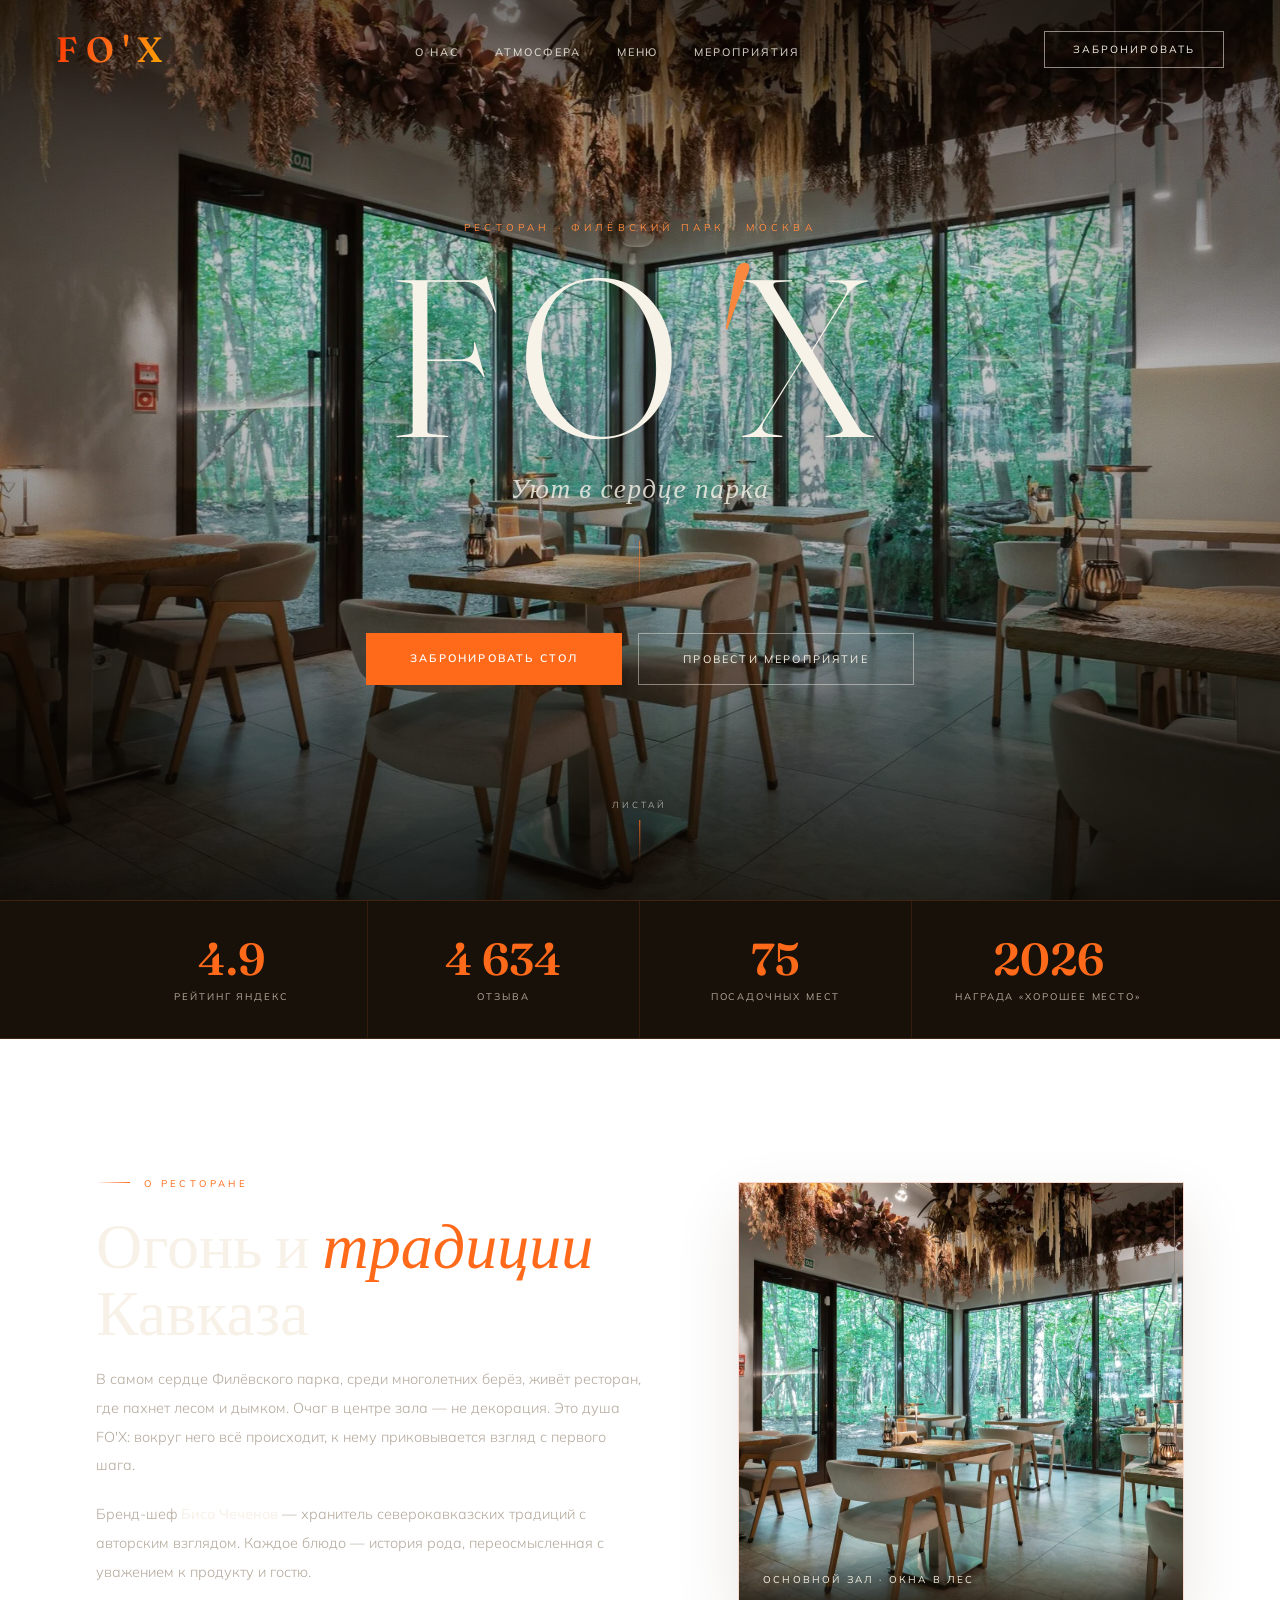
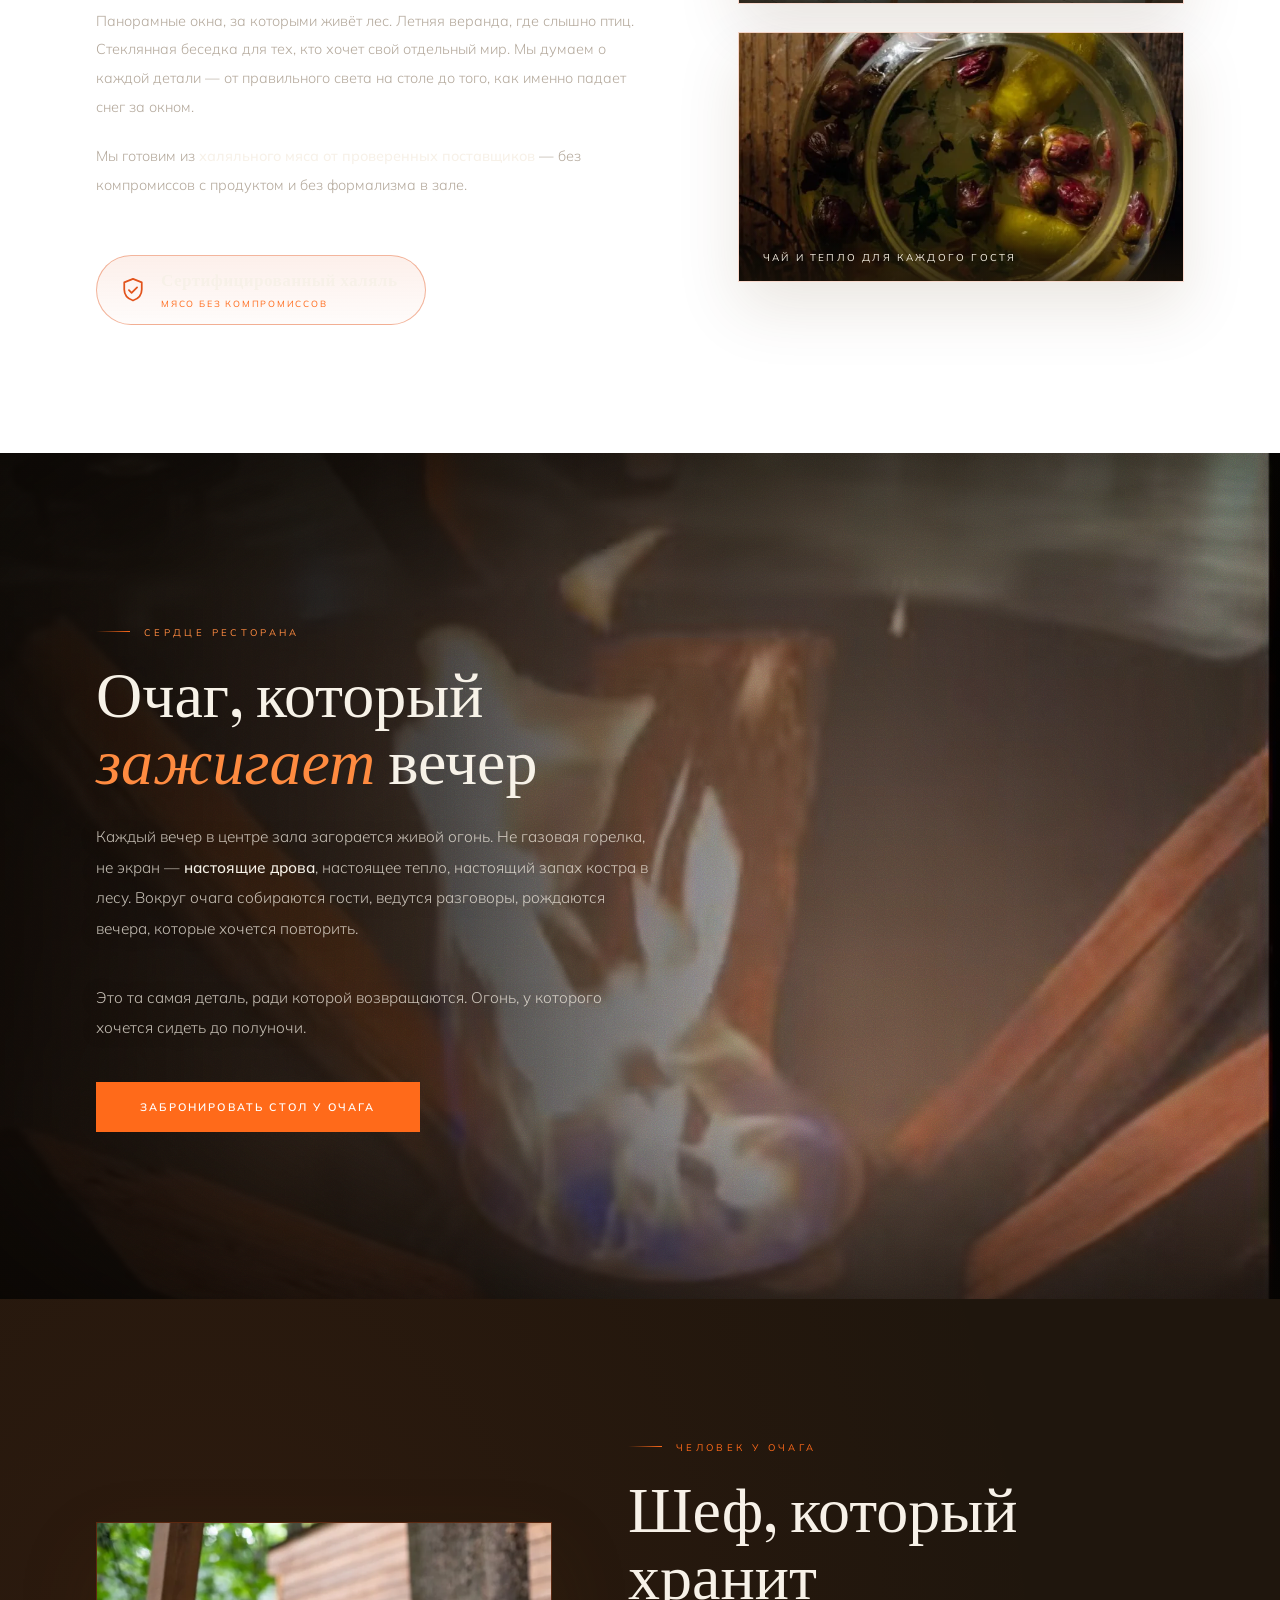
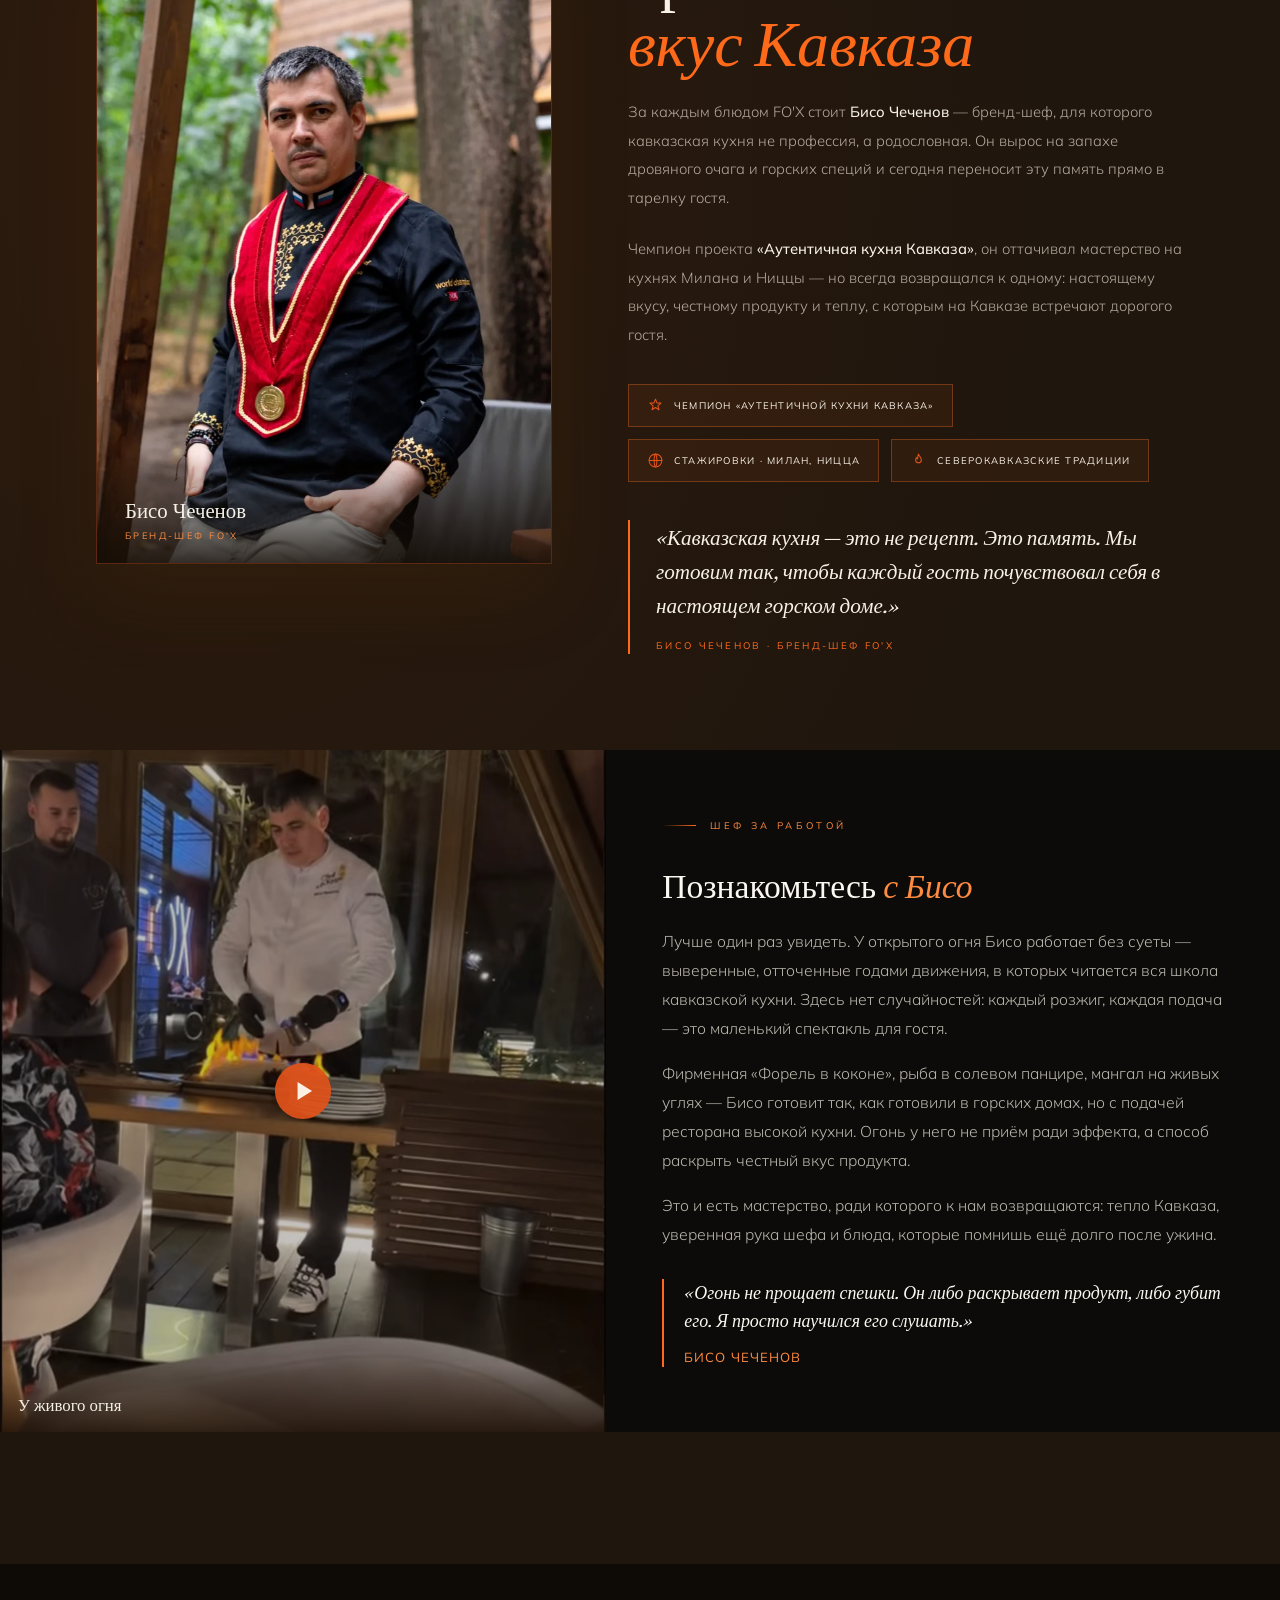
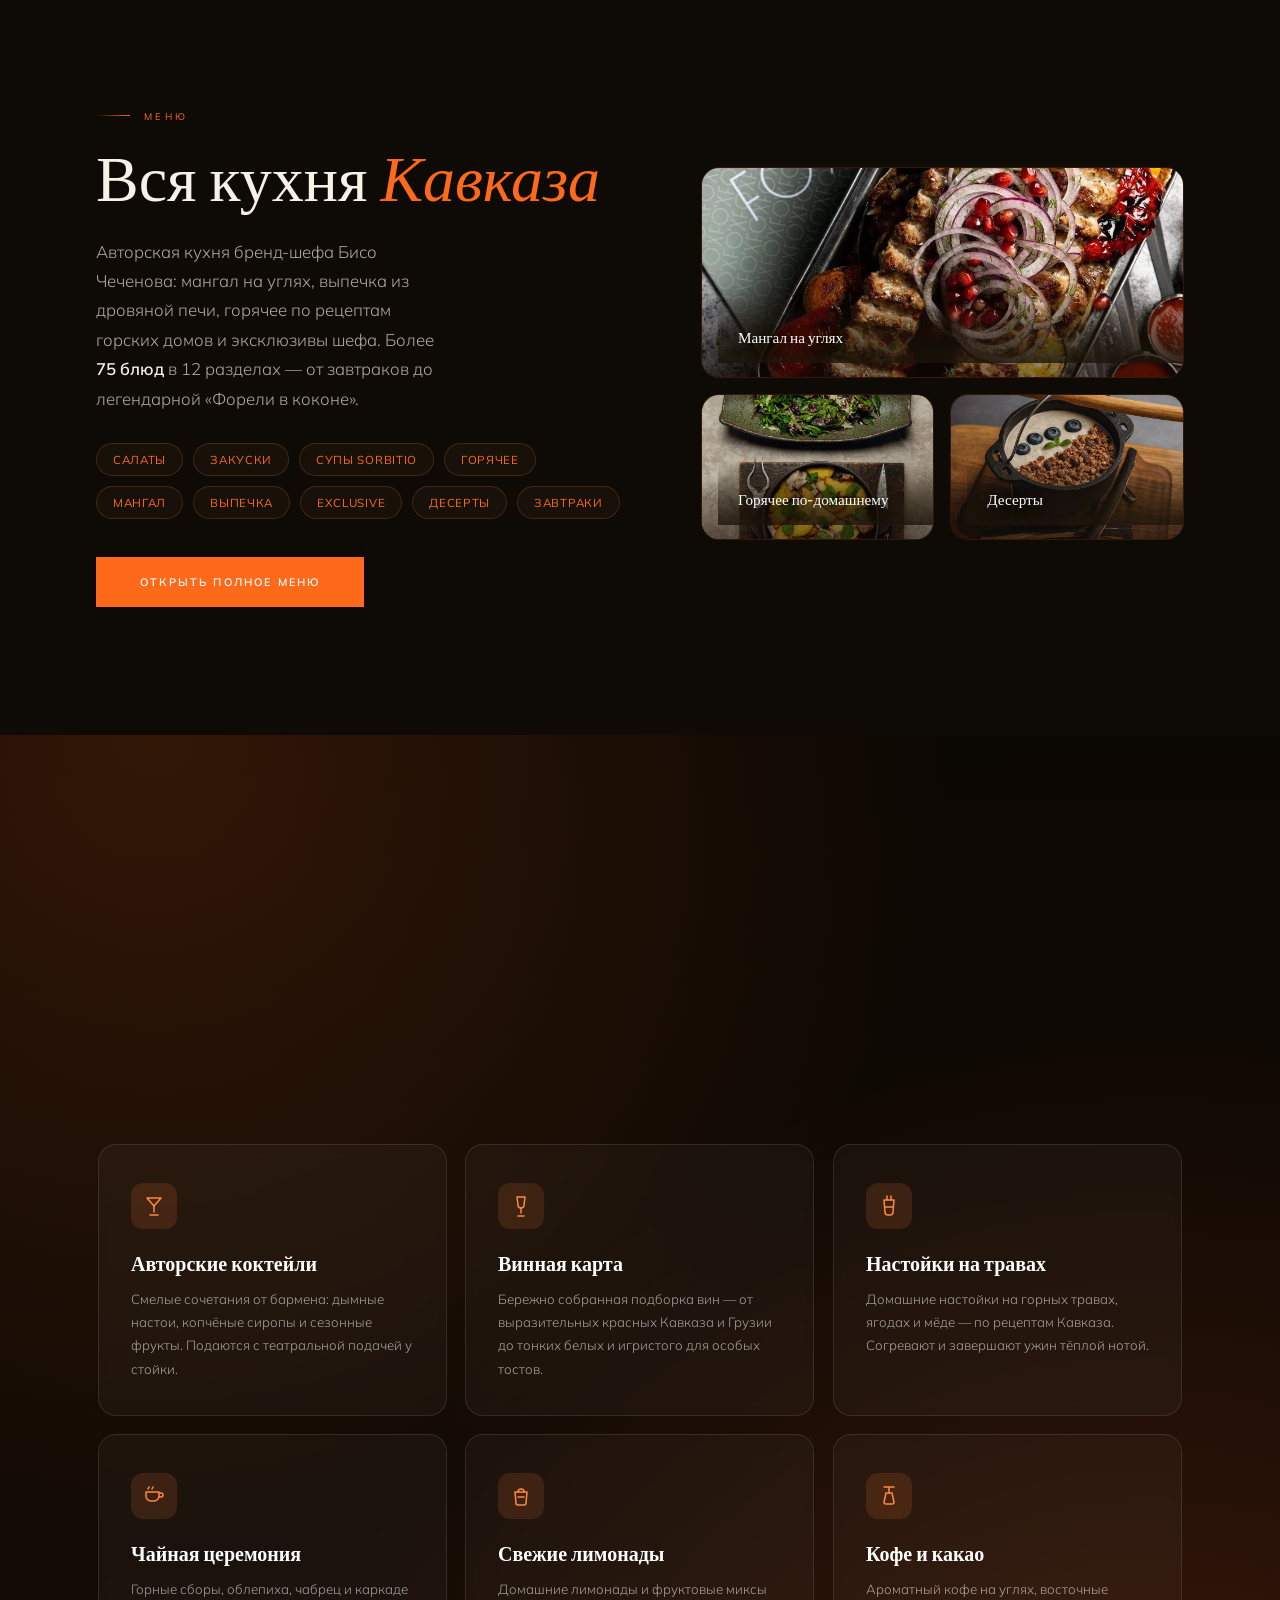
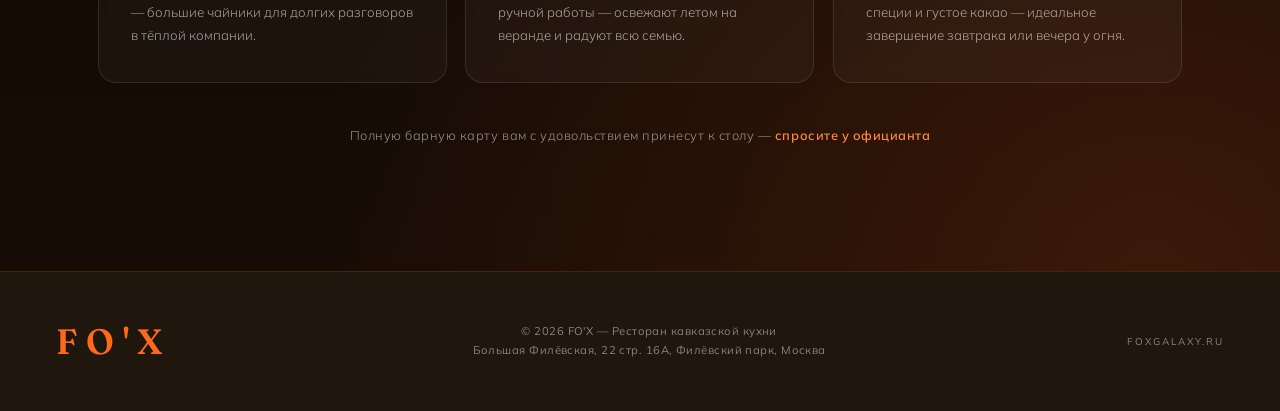
<file: index.html>
<!DOCTYPE html>
<html lang="ru">
<head>
    <meta charset="UTF-8">
    <meta name="viewport" content="width=device-width, initial-scale=1.0">
    <title>FO'X — Уют в сердце парка | Ресторан в Филёвском парке</title>
    <meta name="description" content="FO'X — ресторан кавказской кухни в Филёвском парке. Очаг в центре зала, панорамные окна с видом на лес, авторская кухня бренд-шефа Бисо Чеченова. Бронирование: +7 (495) 132-28-99">
    <link rel="preconnect" href="https://fonts.googleapis.com">
    <link rel="preconnect" href="https://fonts.gstatic.com" crossorigin>
    <link href="https://fonts.googleapis.com/css2?family=Fraunces:ital,opsz,wght@0,9..144,300..700;1,9..144,300..600&family=Mulish:wght@300;400;500;600;700&display=swap" rel="stylesheet">
    <link rel="stylesheet" href="styles.css">
    <script type="application/ld+json">
    {
        "@context": "https://schema.org",
        "@type": "Restaurant",
        "name": "FO'X",
        "description": "Ресторан кавказской кухни в Филёвском парке: очаг в центре зала, панорамные окна с видом на лес, авторская кухня бренд-шефа Бисо Чеченова. Халяль.",
        "url": "https://foxgalaxy.ru",
        "image": "https://stas1303.github.io/fox-restaurant/images/hall-1.jpg",
        "servesCuisine": ["Кавказская", "Халяль"],
        "priceRange": "₽₽₽",
        "telephone": "+74951322899",
        "address": {
            "@type": "PostalAddress",
            "streetAddress": "Большая Филёвская, 22 стр. 16А",
            "addressLocality": "Москва",
            "addressCountry": "RU"
        },
        "openingHoursSpecification": [{
            "@type": "OpeningHoursSpecification",
            "dayOfWeek": ["Monday", "Tuesday", "Wednesday", "Thursday", "Friday", "Saturday", "Sunday"],
            "opens": "11:00",
            "closes": "00:00"
        }],
        "aggregateRating": {
            "@type": "AggregateRating",
            "ratingValue": "4.9",
            "reviewCount": "4634",
            "bestRating": "5"
        },
        "acceptsReservations": "True"
    }
    </script>
</head>
<body>
<!-- ═══ PAGE LOADER ═══ -->
<div class="page-loader" id="pageLoader"><span class="page-loader__logo">FO'X</span></div>

<!-- ═══ NAV ═══ -->
<nav id="nav">
    <a href="#hero" class="nav-logo">FO'X</a>
    <ul class="nav-links">
        <li><a href="#about">О нас</a></li>
        <li><a href="atmosfera.html">Атмосфера</a></li>
        <li><a href="#menu" data-menu-open>Меню</a></li>
        <li><a href="meropriyatiya.html">Мероприятия</a></li>
        <li><a href="https://wa.me/79252464170?text=%D0%97%D0%B4%D1%80%D0%B0%D0%B2%D1%81%D1%82%D0%B2%D1%83%D0%B9%D1%82%D0%B5%21%20%D0%A5%D0%BE%D1%87%D1%83%20%D0%B7%D0%B0%D0%B1%D1%80%D0%BE%D0%BD%D0%B8%D1%80%D0%BE%D0%B2%D0%B0%D1%82%D1%8C%20%D1%81%D1%82%D0%BE%D0%BB%20%D0%B2%20FO%27X" class="nav-menu-cta" target="_blank" rel="noopener">Забронировать</a></li>
    </ul>
    <a href="https://wa.me/79252464170?text=%D0%97%D0%B4%D1%80%D0%B0%D0%B2%D1%81%D1%82%D0%B2%D1%83%D0%B9%D1%82%D0%B5%21%20%D0%A5%D0%BE%D1%87%D1%83%20%D0%B7%D0%B0%D0%B1%D1%80%D0%BE%D0%BD%D0%B8%D1%80%D0%BE%D0%B2%D0%B0%D1%82%D1%8C%20%D1%81%D1%82%D0%BE%D0%BB%20%D0%B2%20FO%27X" class="nav-cta" target="_blank" rel="noopener">Забронировать</a>
    <button class="nav-burger" id="navBurger" aria-label="Открыть меню" aria-expanded="false"><span></span><span></span><span></span></button>
</nav>
<div class="nav-backdrop" id="navBackdrop"></div>

<!-- ═══ SCROLL QUICKBAR (шторка) ═══ -->
<!-- ═══ HERO ═══ -->
<section id="hero">
    <div class="hero-media">
        <picture><source srcset="images/hall-1.webp" type="image/webp"><img src="images/hall-1.jpg" alt="Основной зал ресторана FO'X — окна в лес" fetchpriority="high"></picture>
    </div>
    <div class="hero-overlay"></div>
    <div class="hero-grain"></div>
    <div class="hero-content">
        <span class="hero-badge">Ресторан · Филёвский парк · Москва</span>
        <h1 class="hero-title">FO<span class="apostrophe">'</span>X</h1>
        <p class="hero-sub">Уют в сердце парка</p>
        <div class="hero-line"></div>
        <div class="hero-actions">
            <a href="https://wa.me/79252464170?text=%D0%97%D0%B4%D1%80%D0%B0%D0%B2%D1%81%D1%82%D0%B2%D1%83%D0%B9%D1%82%D0%B5%21%20%D0%A5%D0%BE%D1%87%D1%83%20%D0%B7%D0%B0%D0%B1%D1%80%D0%BE%D0%BD%D0%B8%D1%80%D0%BE%D0%B2%D0%B0%D1%82%D1%8C%20%D1%81%D1%82%D0%BE%D0%BB%20%D0%B2%20FO%27X" class="btn-primary" target="_blank" rel="noopener">Забронировать стол</a>
            <a href="meropriyatiya.html" class="btn-ghost">Провести мероприятие</a>
        </div>
    </div>
    <div class="hero-scroll">
        <span>Листай</span>
        <div class="scroll-line"></div>
    </div>
</section>

<!-- ═══ STATS ═══ -->
<div class="stats-bar">
    <div class="stats-inner">
        <div class="stat-item">
            <span class="stat-num">4.9</span>
            <span class="stat-label">Рейтинг Яндекс</span>
        </div>
        <div class="stat-item">
            <span class="stat-num">4 634</span>
            <span class="stat-label">Отзыва</span>
        </div>
        <div class="stat-item">
            <span class="stat-num">75</span>
            <span class="stat-label">Посадочных мест</span>
        </div>
        <div class="stat-item">
            <span class="stat-num">2026</span>
            <span class="stat-label">Награда «Хорошее место»</span>
        </div>
    </div>
</div>

<!-- ═══ ABOUT ═══ -->
<section id="about">
    <div class="section">
        <div class="about-grid">
            <div class="about-text reveal">
                <span class="section-label">О ресторане</span>
                <h2 class="section-title">Огонь и <em>традиции</em><br>Кавказа</h2>
                <br>
                <p>В самом сердце Филёвского парка, среди многолетних берёз, живёт ресторан, где пахнет лесом и дымком. Очаг в центре зала — не декорация. Это душа FO'X: вокруг него всё происходит, к нему приковывается взгляд с первого шага.</p>
                <p>Бренд-шеф <strong style="color:var(--cream);font-weight:500;">Бисо Чеченов</strong> — хранитель северокавказских традиций с авторским взглядом. Каждое блюдо — история рода, переосмысленная с уважением к продукту и гостю.</p>
                <p>Панорамные окна, за которыми живёт лес. Летняя веранда, где слышно птиц. Стеклянная беседка для тех, кто хочет свой отдельный мир. Мы думаем о каждой детали — от правильного света на столе до того, как именно падает снег за окном.</p>
                <p>Мы готовим из <strong style="color:var(--cream);font-weight:500;">халяльного мяса от проверенных поставщиков</strong> — без компромиссов с продуктом и без формализма в зале.</p>
                <div class="halal-badge">
                    <svg viewBox="0 0 24 24" fill="none" stroke="#E2531B" stroke-width="1.5" stroke-linecap="round" stroke-linejoin="round"><path d="M12 2.5 4.5 5.5v6c0 4.6 3.2 8 7.5 9.5 4.3-1.5 7.5-4.9 7.5-9.5v-6L12 2.5Z"/><path d="M8.5 12.2l2.3 2.3 4.7-4.7"/></svg>
                    <span class="halal-badge-text"><b>Сертифицированный халяль</b><span>Мясо без компромиссов</span></span>
                </div>
            </div>
            <div class="about-visual reveal reveal-delay-2">
                <figure class="about-photo">
                    <picture><source srcset="images/hall-1.webp" type="image/webp"><img src="images/hall-1.jpg" alt="Зал ресторана FO'X с панорамными окнами в Филёвский парк" loading="lazy"></picture>
                    <figcaption>Основной зал · окна в лес</figcaption>
                </figure>
                <figure class="about-photo compact">
                    <picture><source srcset="images/tea.webp" type="image/webp"><img src="images/tea.jpg" alt="Горячий травяной чай в стеклянном чайнике — гостеприимство FO'X" loading="lazy"></picture>
                    <figcaption>Чай и тепло для каждого гостя</figcaption>
                </figure>
            </div>
        </div>
    </div>
</section>

<!-- ═══ HEARTH VIDEO ═══ -->
<section id="hearth">
    <div class="hearth-fallback-glow"></div>
    <video class="hearth-video" autoplay muted loop playsinline preload="none" poster="images/hearth-poster.webp">
        <source src="images/hearth.mp4" type="video/mp4">
        <source src="images/hearth.webm" type="video/webm">
    </video>
    <div class="hearth-video-overlay"></div>
    <div class="hearth-grain"></div>
    <div class="hearth-content">
        <div class="hearth-text reveal">
            <span class="section-label">Сердце ресторана</span>
            <h2 class="section-title">Очаг, который<br><em>зажигает</em> вечер</h2>
            <p class="hearth-desc">Каждый вечер в центре зала загорается живой огонь. Не газовая горелка, не экран — <strong>настоящие дрова</strong>, настоящее тепло, настоящий запах костра в лесу. Вокруг очага собираются гости, ведутся разговоры, рождаются вечера, которые хочется повторить.</p>
            <p class="hearth-desc">Это та самая деталь, ради которой возвращаются. Огонь, у которого хочется сидеть до полуночи.</p>
            <a href="https://wa.me/79252464170?text=%D0%97%D0%B4%D1%80%D0%B0%D0%B2%D1%81%D1%82%D0%B2%D1%83%D0%B9%D1%82%D0%B5%21%20%D0%A5%D0%BE%D1%87%D1%83%20%D0%B7%D0%B0%D0%B1%D1%80%D0%BE%D0%BD%D0%B8%D1%80%D0%BE%D0%B2%D0%B0%D1%82%D1%8C%20%D1%81%D1%82%D0%BE%D0%BB%20%D1%83%20%D0%BE%D1%87%D0%B0%D0%B3%D0%B0%20%D0%B2%20FO%27X" class="btn-primary" target="_blank" rel="noopener">Забронировать стол у очага</a>
        </div>
    </div>
</section>

<!-- ═══ CHEF ═══ -->
<section id="chef">
    <div class="chef-inner">
        <figure class="chef-portrait reveal">
            <picture><source srcset="images/chef-biso.webp" type="image/webp"><img src="images/chef-biso.jpg" alt="Бренд-шеф ресторана FO'X Бисо Чеченов" loading="lazy"></picture>
            <figcaption>Бисо Чеченов<span>Бренд-шеф FO'X</span></figcaption>
        </figure>
        <div class="chef-story reveal reveal-delay-1">
            <span class="section-label">Человек у очага</span>
            <h2 class="section-title">Шеф, который хранит<br><em>вкус Кавказа</em></h2>
            <p>За каждым блюдом FO'X стоит <strong>Бисо Чеченов</strong> — бренд-шеф, для которого кавказская кухня не профессия, а родословная. Он вырос на запахе дровяного очага и горских специй и сегодня переносит эту память прямо в тарелку гостя.</p>
            <p>Чемпион проекта <strong>«Аутентичная кухня Кавказа»</strong>, он оттачивал мастерство на кухнях Милана и Ниццы — но всегда возвращался к одному: настоящему вкусу, честному продукту и теплу, с которым на Кавказе встречают дорогого гостя.</p>
            <div class="chef-creds">
                <span class="chef-cred"><svg viewBox="0 0 24 24" fill="none" stroke="#E2531B" stroke-width="1.5" stroke-linecap="round" stroke-linejoin="round"><polygon points="12 3 14.09 8.26 19.8 8.63 15.4 12.4 16.9 18 12 14.77 7.1 18 8.6 12.4 4.2 8.63 9.91 8.26"/></svg>Чемпион «Аутентичной кухни Кавказа»</span>
                <span class="chef-cred"><svg viewBox="0 0 24 24" fill="none" stroke="#E2531B" stroke-width="1.5" stroke-linecap="round" stroke-linejoin="round"><circle cx="12" cy="12" r="9"/><path d="M3 12h18"/><path d="M12 3c2.6 2.7 2.6 15.3 0 18M12 3c-2.6 2.7-2.6 15.3 0 18"/></svg>Стажировки · Милан, Ницца</span>
                <span class="chef-cred"><svg viewBox="0 0 24 24" fill="none" stroke="#E2531B" stroke-width="1.5" stroke-linecap="round" stroke-linejoin="round"><path d="M12 3c1.1 3 4 4.6 4 8.2a4 4 0 0 1-8 0c0-1.3.5-2.4 1.1-3.2.4 1.1.9 1.6 1.7 1.9C10.2 8.3 11.2 5.7 12 3Z"/></svg>Северокавказские традиции</span>
            </div>
            <blockquote class="chef-quote-lg">«Кавказская кухня — это не рецепт. Это память. Мы готовим так, чтобы каждый гость почувствовал себя в настоящем горском доме.»<cite>Бисо Чеченов · бренд-шеф FO'X</cite></blockquote>
        </div>
    </div>
    <div class="chef-video-wrap reveal">
        <div class="chef-feature">
            <div class="chef-feature__media">
                <div class="chef-video">
                    <video playsinline autoplay muted loop preload="auto" poster="images/chef-work-poster.jpg">
                        <source src="images/chef-work.webm" type="video/webm">
                        <source src="images/chef-work.mp4" type="video/mp4">
                    </video>
                    <div class="chef-video-play"><svg viewBox="0 0 64 64" fill="none"><circle cx="32" cy="32" r="31" fill="rgba(226,83,27,0.92)"/><path d="M26 22l16 10-16 10z" fill="#FBEFE3"/></svg></div>
                    <div class="chef-video-cap">У живого огня</div>
                </div>
            </div>
            <div class="chef-feature__text">
                <span class="section-label">Шеф за работой</span>
                <h3>Познакомьтесь <em>с Бисо</em></h3>
                <p>Лучше один раз увидеть. У открытого огня Бисо работает без суеты — выверенные, отточенные годами движения, в которых читается вся школа кавказской кухни. Здесь нет случайностей: каждый розжиг, каждая подача — это маленький спектакль для гостя.</p>
                <p>Фирменная «Форель в коконе», рыба в солевом панцире, мангал на живых углях — Бисо готовит так, как готовили в горских домах, но с подачей ресторана высокой кухни. Огонь у него не приём ради эффекта, а способ раскрыть честный вкус продукта.</p>
                <p>Это и есть мастерство, ради которого к нам возвращаются: тепло Кавказа, уверенная рука шефа и блюда, которые помнишь ещё долго после ужина.</p>
                <blockquote class="chef-feature__quote">«Огонь не прощает спешки. Он либо раскрывает продукт, либо губит его. Я просто научился его слушать.»<cite>Бисо Чеченов</cite></blockquote>
            </div>
        </div>
    </div>
</section>

<!-- ═══ MENU ═══ -->
<section id="menu">
    <div class="section">
        <div class="menu-teaser">
            <div class="menu-teaser__copy reveal">
                <span class="section-label">Меню</span>
                <h2 class="section-title">Вся кухня <em>Кавказа</em></h2>
                <p class="menu-teaser__lead">Авторская кухня бренд-шефа Бисо Чеченова: мангал на углях, выпечка из дровяной печи, горячее по рецептам горских домов и эксклюзивы шефа. Более <b>75 блюд</b> в 12 разделах — от завтраков до легендарной «Форели в коконе».</p>
                <ul class="menu-teaser__cats">
                    <li>Салаты</li><li>Закуски</li><li>Супы SORBITIO</li><li>Горячее</li>
                    <li>Мангал</li><li>Выпечка</li><li>Exclusive</li><li>Десерты</li><li>Завтраки</li>
                </ul>
                <button class="btn-primary menu-open-btn" data-menu-open>Открыть полное меню</button>
            </div>
            <div class="menu-teaser__photos reveal reveal-delay-1">
                <figure class="dish-card">
                    <picture><source srcset="images/dish-kebab.webp" type="image/webp"><img src="images/dish-kebab.jpg" alt="Мясное ассорти на мангале с гранатом" loading="lazy"></picture>
                    <figcaption class="d-cap">Мангал на углях</figcaption>
                </figure>
                <figure class="dish-card">
                    <picture><source srcset="images/dish-skillet.webp" type="image/webp"><img src="images/dish-skillet.jpg" alt="Жаркое в сковороде с зеленью" loading="lazy"></picture>
                    <figcaption class="d-cap">Горячее по-домашнему</figcaption>
                </figure>
                <figure class="dish-card">
                    <img src="images/dish-dessert.jpg" alt="Десерт на очаге" loading="lazy">
                    <figcaption class="d-cap">Десерты</figcaption>
                </figure>
            </div>
        </div>
    </div>
</section>

<!-- ═══ BAR ═══ -->
<section id="bar">
    <div class="bar-inner">
        <div class="bar-head reveal">
            <span class="section-label">Бар</span>
            <h2 class="section-title">Напитки <em>с характером</em></h2>
            <p class="bar-lead">Барная карта в одном ритме с кухней: авторские коктейли на углях и дыму, тщательно собранная винная подборка и согревающие настойки горских трав. Всё, чтобы вечер у очага звучал ярко.</p>
        </div>
        <div class="bar-grid">
            <div class="bar-card reveal">
                <span class="bar-card__icon"><svg viewBox="0 0 24 24" fill="none" stroke-width="1.5" stroke-linecap="round" stroke-linejoin="round"><path d="M5 4h14l-7 8z"/><path d="M12 12v6"/><path d="M8 21h8"/></svg></span>
                <h3 class="bar-card__title">Авторские коктейли</h3>
                <p class="bar-card__text">Смелые сочетания от бармена: дымные настои, копчёные сиропы и сезонные фрукты. Подаются с театральной подачей у стойки.</p>
            </div>
            <div class="bar-card reveal reveal-delay-1">
                <span class="bar-card__icon"><svg viewBox="0 0 24 24" fill="none" stroke-width="1.5" stroke-linecap="round" stroke-linejoin="round"><path d="M8 3h8l-1 8a3 3 0 0 1-6 0z"/><path d="M12 14v5"/><path d="M9 22h6"/></svg></span>
                <h3 class="bar-card__title">Винная карта</h3>
                <p class="bar-card__text">Бережно собранная подборка вин — от выразительных красных Кавказа и Грузии до тонких белых и игристого для особых тостов.</p>
            </div>
            <div class="bar-card reveal reveal-delay-2">
                <span class="bar-card__icon"><svg viewBox="0 0 24 24" fill="none" stroke-width="1.5" stroke-linecap="round" stroke-linejoin="round"><path d="M10 2v4M14 2v4"/><path d="M7 6h10l-1 12a3 3 0 0 1-3 3h-2a3 3 0 0 1-3-3z"/><path d="M8 13h8"/></svg></span>
                <h3 class="bar-card__title">Настойки на травах</h3>
                <p class="bar-card__text">Домашние настойки на горных травах, ягодах и мёде — по рецептам Кавказа. Согревают и завершают ужин тёплой нотой.</p>
            </div>
            <div class="bar-card reveal">
                <span class="bar-card__icon"><svg viewBox="0 0 24 24" fill="none" stroke-width="1.5" stroke-linecap="round" stroke-linejoin="round"><path d="M4 8h13v4a5 5 0 0 1-5 5H9a5 5 0 0 1-5-5z"/><path d="M17 9h2a2 2 0 0 1 0 4h-2"/><path d="M7 3c0 1-1 1-1 2M11 3c0 1-1 1-1 2"/></svg></span>
                <h3 class="bar-card__title">Чайная церемония</h3>
                <p class="bar-card__text">Горные сборы, облепиха, чабрец и каркаде — большие чайники для долгих разговоров в тёплой компании.</p>
            </div>
            <div class="bar-card reveal reveal-delay-1">
                <span class="bar-card__icon"><svg viewBox="0 0 24 24" fill="none" stroke-width="1.5" stroke-linecap="round" stroke-linejoin="round"><path d="M6 8h12l-1 11a2 2 0 0 1-2 2H9a2 2 0 0 1-2-2z"/><path d="M9 8a3 3 0 0 1 6 0"/><path d="M9 13h6"/></svg></span>
                <h3 class="bar-card__title">Свежие лимонады</h3>
                <p class="bar-card__text">Домашние лимонады и фруктовые миксы ручной работы — освежают летом на веранде и радуют всю семью.</p>
            </div>
            <div class="bar-card reveal reveal-delay-2">
                <span class="bar-card__icon"><svg viewBox="0 0 24 24" fill="none" stroke-width="1.5" stroke-linecap="round" stroke-linejoin="round"><path d="M7 3h10M12 3v6"/><path d="M9 9h6l2 9a2 2 0 0 1-2 2H9a2 2 0 0 1-2-2z"/></svg></span>
                <h3 class="bar-card__title">Кофе и какао</h3>
                <p class="bar-card__text">Ароматный кофе на углях, восточные специи и густое какао — идеальное завершение завтрака или вечера у огня.</p>
            </div>
        </div>
        <p class="bar-foot">Полную барную карту вам с удовольствием принесут к столу — <b>спросите у официанта</b></p>
    </div>
</section>

<!-- ═══ FULL-SCREEN MENU OVERLAY ═══ -->
<div class="menu-overlay" id="menuOverlay" aria-hidden="true">
    <div class="menu-overlay__top">
        <div class="menu-overlay__brand">FO'<span>X</span> — Меню</div>
        <button class="menu-overlay__close" data-menu-close aria-label="Закрыть меню">
            <svg viewBox="0 0 24 24" fill="none" stroke="currentColor" stroke-width="1.6" stroke-linecap="round"><path d="M6 6l12 12M18 6L6 18"/></svg>
        </button>
    </div>
    <div class="menu-overlay__tabs" id="menuTabs"></div>
    <div class="menu-overlay__body" id="menuBody"></div>
</div>

<!-- ═══ FOOTER ═══ -->
<footer>
    <div class="footer-inner">
        <div class="footer-logo">FO'X</div>
        <div class="footer-text">
            © 2026 FO'X — Ресторан кавказской кухни<br>
            Большая Филёвская, 22 стр. 16А, Филёвский парк, Москва
        </div>
        <a href="https://foxgalaxy.ru" class="footer-link" target="_blank">foxgalaxy.ru</a>
    </div>
</footer>

<!-- Toast -->
<div class="toast" id="toast"></div>

<!-- Back to top -->
<button class="to-top" id="toTop" aria-label="Наверх">
    <svg viewBox="0 0 24 24" width="22" height="22" aria-hidden="true"><path fill="none" stroke="currentColor" stroke-width="2.2" stroke-linecap="round" stroke-linejoin="round" d="M12 19V5M5 12l7-7 7 7"/></svg>
</button>

<!-- Floating contacts -->
<div class="float-contacts">
    <a href="https://t.me/+79252464170" class="float-btn float-btn--tg" data-tip="Мы в Telegram" target="_blank" rel="noopener" aria-label="Написать в Telegram">
        <svg viewBox="0 0 24 24" width="26" height="26" aria-hidden="true"><path fill="currentColor" d="M9.78 18.65l.28-4.23 7.68-6.92c.34-.31-.07-.46-.52-.19L7.74 13.3 3.64 12c-.88-.25-.89-.86.2-1.3l15.97-6.16c.73-.33 1.43.18 1.15 1.3l-2.72 12.81c-.19.91-.74 1.13-1.5.71l-4.14-3.05-1.99 1.93c-.23.23-.42.42-.86.42z"/></svg>
    </a>
    <a href="https://wa.me/79252464170?text=%D0%97%D0%B4%D1%80%D0%B0%D0%B2%D1%81%D1%82%D0%B2%D1%83%D0%B9%D1%82%D0%B5%21%20%D0%A5%D0%BE%D1%87%D1%83%20%D0%B7%D0%B0%D0%B1%D1%80%D0%BE%D0%BD%D0%B8%D1%80%D0%BE%D0%B2%D0%B0%D1%82%D1%8C%20%D1%81%D1%82%D0%BE%D0%BB%20%D0%B2%20FO%27X" class="float-btn float-btn--wa" data-tip="Бронь за 1 минуту" target="_blank" rel="noopener" aria-label="Написать в WhatsApp">
        <svg viewBox="0 0 32 32" width="28" height="28" aria-hidden="true"><path fill="currentColor" d="M16.04 4C9.93 4 4.98 8.95 4.98 15.06c0 2.04.55 3.96 1.5 5.61L4.5 28l7.5-1.96a11.02 11.02 0 0 0 4.04.77h.01c6.11 0 11.06-4.95 11.06-11.06C27.11 8.95 22.15 4 16.04 4zm0 20.2h-.01c-1.27 0-2.51-.34-3.59-.98l-.26-.15-4.45 1.16 1.19-4.34-.17-.27a9.13 9.13 0 0 1-1.4-4.87c0-5.05 4.11-9.16 9.16-9.16 2.45 0 4.75.95 6.48 2.69a9.1 9.1 0 0 1 2.68 6.48c0 5.05-4.11 9.16-9.16 9.16zm5.02-6.86c-.27-.14-1.63-.8-1.88-.9-.25-.09-.44-.14-.62.14-.18.27-.71.9-.87 1.08-.16.18-.32.2-.59.07-.27-.14-1.16-.43-2.21-1.36-.82-.73-1.37-1.63-1.53-1.9-.16-.27-.02-.42.12-.55.12-.12.27-.32.41-.48.14-.16.18-.27.27-.45.09-.18.05-.34-.02-.48-.07-.14-.62-1.5-.85-2.05-.22-.53-.45-.46-.62-.47l-.53-.01c-.18 0-.48.07-.73.34-.25.27-.96.94-.96 2.3s.98 2.66 1.12 2.85c.14.18 1.93 2.95 4.67 4.14.65.28 1.16.45 1.56.58.65.21 1.25.18 1.72.11.52-.08 1.63-.67 1.86-1.31.23-.64.23-1.19.16-1.31-.07-.12-.25-.18-.52-.32z"/></svg>
    </a>
</div>

<script src="app.js"></script>

</body>
</html>
</file>
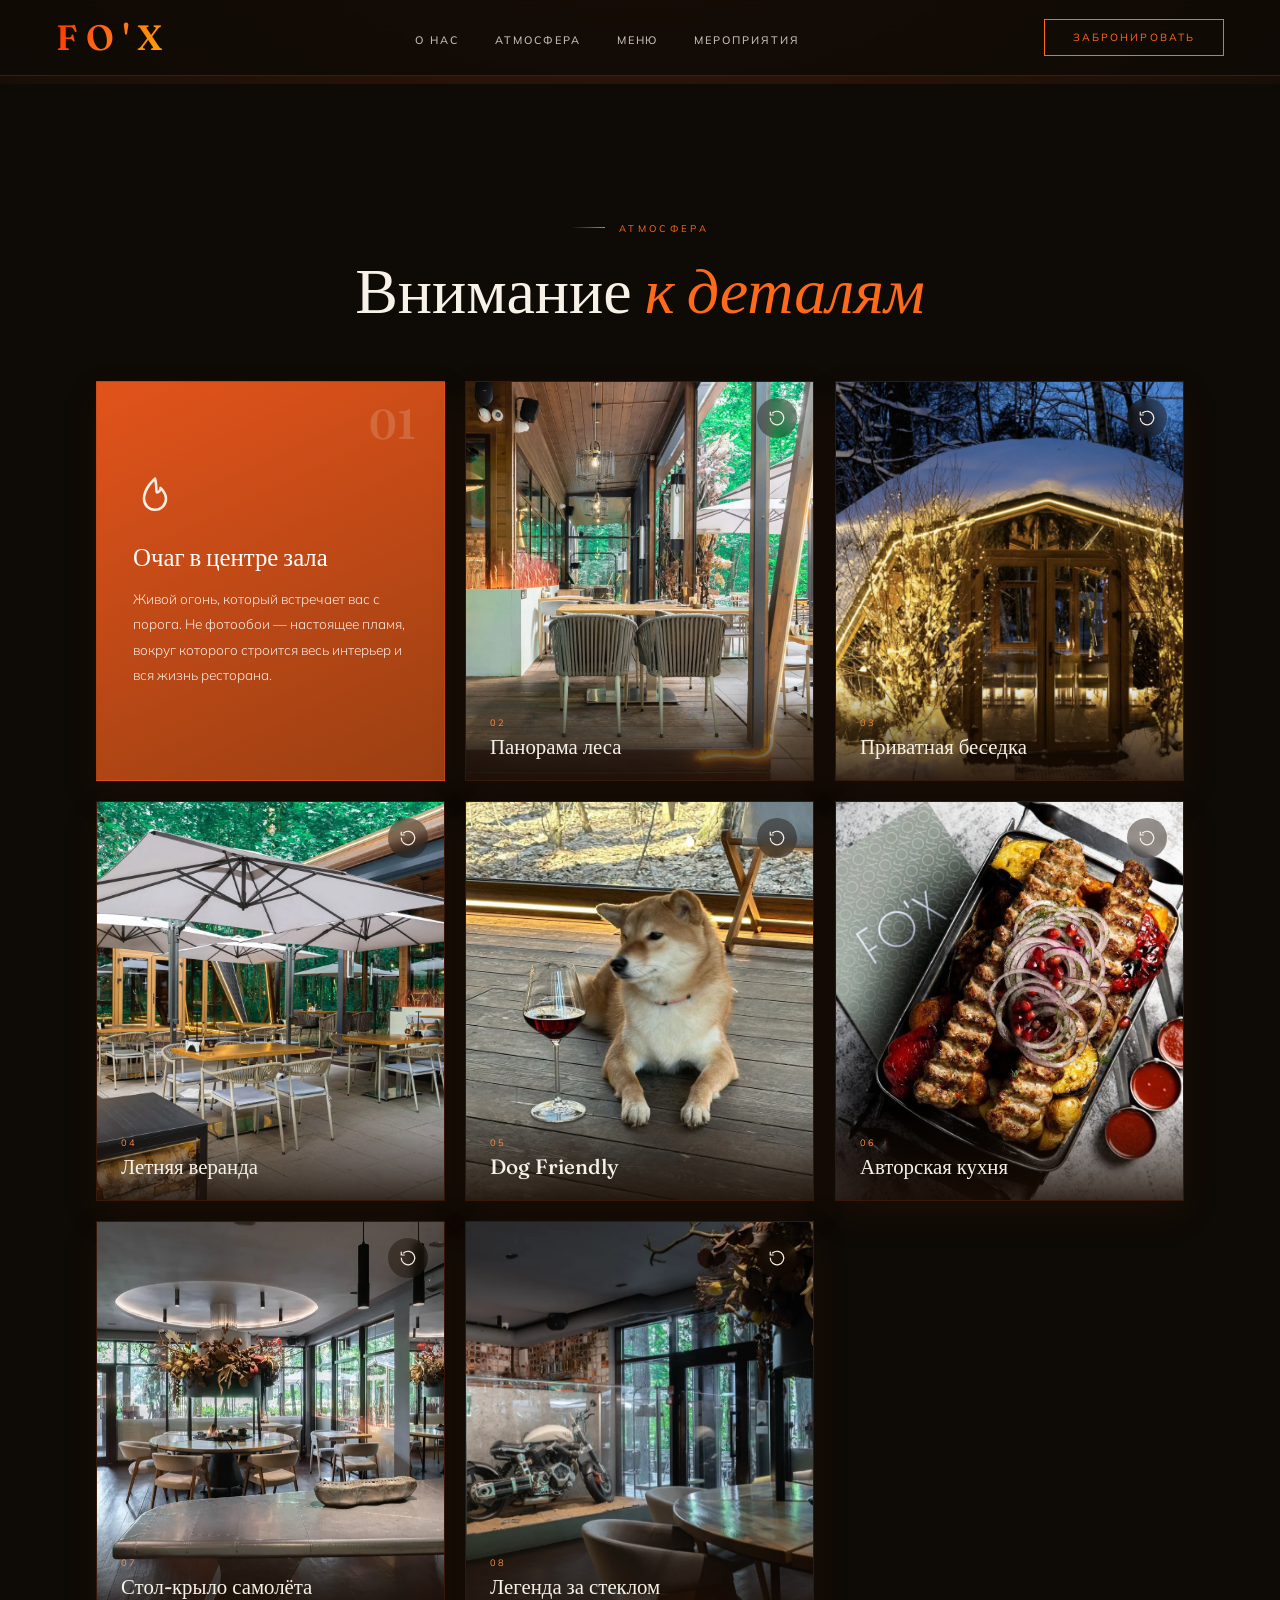
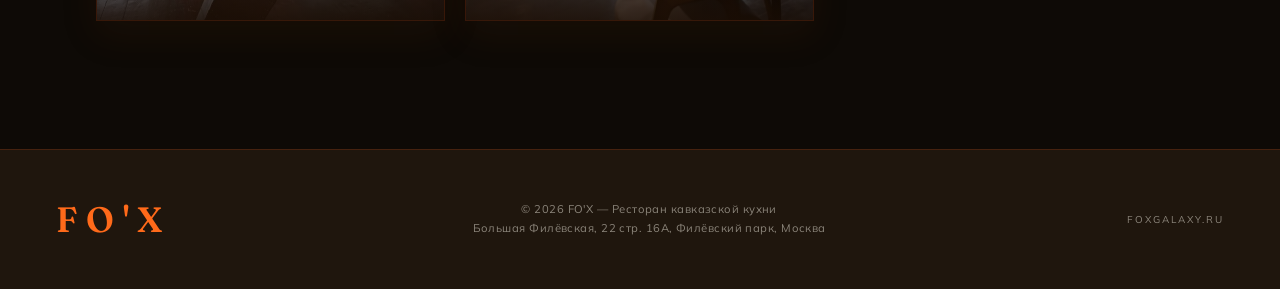
<file: atmosfera.html>
<!DOCTYPE html>
<html lang="ru">
<head>
    <meta charset="UTF-8">
    <meta name="viewport" content="width=device-width, initial-scale=1.0">
    <title>FO'X — Атмосфера | Ресторан в Филёвском парке</title>
    <meta name="description" content="Атмосфера ресторана FO'X: живой очаг в центре зала, панорамные окна в Филёвский парк, внимание к каждой детали.">
    <link rel="preconnect" href="https://fonts.googleapis.com">
    <link rel="preconnect" href="https://fonts.gstatic.com" crossorigin>
    <link href="https://fonts.googleapis.com/css2?family=Fraunces:ital,opsz,wght@0,9..144,300..700;1,9..144,300..600&family=Mulish:wght@300;400;500;600;700&display=swap" rel="stylesheet">
    <link rel="stylesheet" href="styles.css">
</head>
<body class="subpage">
<!-- ═══ PAGE LOADER ═══ -->
<div class="page-loader" id="pageLoader"><span class="page-loader__logo">FO'X</span></div>

<!-- ═══ NAV ═══ -->
<nav id="nav">
    <a href="index.html" class="nav-logo">FO'X</a>
    <ul class="nav-links">
        <li><a href="index.html#about">О нас</a></li>
        <li><a href="atmosfera.html">Атмосфера</a></li>
        <li><a href="index.html#menu" data-menu-open>Меню</a></li>
        <li><a href="meropriyatiya.html">Мероприятия</a></li>
        <li><a href="https://wa.me/79252464170?text=%D0%97%D0%B4%D1%80%D0%B0%D0%B2%D1%81%D1%82%D0%B2%D1%83%D0%B9%D1%82%D0%B5%21%20%D0%A5%D0%BE%D1%87%D1%83%20%D0%B7%D0%B0%D0%B1%D1%80%D0%BE%D0%BD%D0%B8%D1%80%D0%BE%D0%B2%D0%B0%D1%82%D1%8C%20%D1%81%D1%82%D0%BE%D0%BB%20%D0%B2%20FO%27X" class="nav-menu-cta" target="_blank" rel="noopener">Забронировать</a></li>
    </ul>
    <a href="https://wa.me/79252464170?text=%D0%97%D0%B4%D1%80%D0%B0%D0%B2%D1%81%D1%82%D0%B2%D1%83%D0%B9%D1%82%D0%B5%21%20%D0%A5%D0%BE%D1%87%D1%83%20%D0%B7%D0%B0%D0%B1%D1%80%D0%BE%D0%BD%D0%B8%D1%80%D0%BE%D0%B2%D0%B0%D1%82%D1%8C%20%D1%81%D1%82%D0%BE%D0%BB%20%D0%B2%20FO%27X" class="nav-cta" target="_blank" rel="noopener">Забронировать</a>
    <button class="nav-burger" id="navBurger" aria-label="Открыть меню" aria-expanded="false"><span></span><span></span><span></span></button>
</nav>
<div class="nav-backdrop" id="navBackdrop"></div>

<!-- ═══ SCROLL QUICKBAR (шторка) ═══ -->

<main class="subpage-main">
<!-- ═══ ATMOSPHERE · FLIP CARDS ═══ -->
<section id="gallery">
    <div class="gallery-inner">
        <div class="gallery-header reveal">
            <span class="section-label">Атмосфера</span>
            <h2 class="section-title">Внимание <em>к деталям</em></h2>
        </div>
        <div class="flip-grid">
            <div class="flip-card reveal" tabindex="0" role="button" aria-label="Очаг в центре зала — подробнее">
                <div class="flip-card-inner">
                    <div class="flip-face flip-front">
                        <picture><source srcset="images/hearth-poster.webp" type="image/webp"><img src="images/hearth-poster.jpg" alt="Живой очаг в центре зала FO'X" loading="lazy"></picture>
                        <span class="flip-tap"><svg viewBox="0 0 24 24" fill="none" stroke-width="1.6" stroke-linecap="round" stroke-linejoin="round"><path d="M3 12a9 9 0 1 0 3-6.7"/><path d="M3 4v4h4"/></svg></span>
                        <div class="flip-front-cap"><span class="flip-num">01</span><h3>Очаг в центре зала</h3></div>
                    </div>
                    <div class="flip-face flip-back">
                        <span class="flip-back-num">01</span>
                        <span class="flip-back-icon"><svg viewBox="0 0 24 24" fill="none" stroke-width="1.4" stroke-linecap="round" stroke-linejoin="round"><path d="M12 2S6 7 6 13a6 6 0 0 0 12 0c0-2.5-1.5-4.5-3-6 0 1.5-1 2.5-2 2.5C12.5 9.5 13 5 12 2Z"/></svg></span>
                        <h3>Очаг в центре зала</h3>
                        <p>Живой огонь, который встречает вас с порога. Не фотообои — настоящее пламя, вокруг которого строится весь интерьер и вся жизнь ресторана.</p>
                    </div>
                </div>
            </div>
            <div class="flip-card reveal reveal-delay-1" tabindex="0" role="button" aria-label="Панорама леса — подробнее">
                <div class="flip-card-inner">
                    <div class="flip-face flip-front">
                        <picture><source srcset="images/terrace.webp" type="image/webp"><img src="images/terrace.jpg" alt="Панорамные окна с видом на Филёвский парк" loading="lazy"></picture>
                        <span class="flip-tap"><svg viewBox="0 0 24 24" fill="none" stroke-width="1.6" stroke-linecap="round" stroke-linejoin="round"><path d="M3 12a9 9 0 1 0 3-6.7"/><path d="M3 4v4h4"/></svg></span>
                        <div class="flip-front-cap"><span class="flip-num">02</span><h3>Панорама леса</h3></div>
                    </div>
                    <div class="flip-face flip-back">
                        <span class="flip-back-num">02</span>
                        <span class="flip-back-icon"><svg viewBox="0 0 24 24" fill="none" stroke-width="1.4" stroke-linecap="round" stroke-linejoin="round"><path d="M12 3 6.5 11H9l-4 6h14l-4-6h2.5L12 3Z"/><path d="M12 17v4"/></svg></span>
                        <h3>Панорама леса</h3>
                        <p>Большие окна, за которыми берёзы и сосны парка. Четыре сезона — четыре разных ресторана. Зимой снег и отсвет очага, летом — зелёный живой театр.</p>
                    </div>
                </div>
            </div>
            <div class="flip-card reveal reveal-delay-2" tabindex="0" role="button" aria-label="Приватная беседка — подробнее">
                <div class="flip-card-inner">
                    <div class="flip-face flip-front">
                        <picture><source srcset="images/besedka-2.webp" type="image/webp"><img src="images/besedka-2.jpg" alt="Приватная стеклянная беседка FO'X зимним вечером в огнях" loading="lazy"></picture>
                        <span class="flip-tap"><svg viewBox="0 0 24 24" fill="none" stroke-width="1.6" stroke-linecap="round" stroke-linejoin="round"><path d="M3 12a9 9 0 1 0 3-6.7"/><path d="M3 4v4h4"/></svg></span>
                        <div class="flip-front-cap"><span class="flip-num">03</span><h3>Приватная беседка</h3></div>
                    </div>
                    <div class="flip-face flip-back">
                        <span class="flip-back-num">03</span>
                        <span class="flip-back-icon"><svg viewBox="0 0 24 24" fill="none" stroke-width="1.4" stroke-linecap="round" stroke-linejoin="round"><path d="M3 11 12 4l9 7"/><path d="M5.5 9.5V20h13V9.5"/><path d="M10 20v-5h4v5"/></svg></span>
                        <h3>Приватная беседка</h3>
                        <p>Стеклянный геокупол с цветочным сводом до 25 человек — ваше отдельное пространство среди леса. Идеален для праздников, камерных вечеров и деловых встреч, где важна атмосфера.</p>
                    </div>
                </div>
            </div>
            <div class="flip-card reveal" tabindex="0" role="button" aria-label="Летняя веранда — подробнее">
                <div class="flip-card-inner">
                    <div class="flip-face flip-front">
                        <picture><source srcset="images/veranda.webp" type="image/webp"><img src="images/veranda.jpg" alt="Летняя терраса FO'X в Филёвском парке" loading="lazy"></picture>
                        <span class="flip-tap"><svg viewBox="0 0 24 24" fill="none" stroke-width="1.6" stroke-linecap="round" stroke-linejoin="round"><path d="M3 12a9 9 0 1 0 3-6.7"/><path d="M3 4v4h4"/></svg></span>
                        <div class="flip-front-cap"><span class="flip-num">04</span><h3>Летняя веранда</h3></div>
                    </div>
                    <div class="flip-face flip-back">
                        <span class="flip-back-num">04</span>
                        <span class="flip-back-icon"><svg viewBox="0 0 24 24" fill="none" stroke-width="1.4" stroke-linecap="round" stroke-linejoin="round"><path d="M4 20c0-9 7-15 16-15 0 9-6 15-15 15"/><path d="M4 20c2.5-5 6-8 11-9"/></svg></span>
                        <h3>Летняя веранда</h3>
                        <p>Открытая терраса прямо в кронах деревьев: тень больших зонтов днём, тёплый свет и отблеск очага вечером. Завтраки с 11:00, ужины до полуночи.</p>
                    </div>
                </div>
            </div>
            <div class="flip-card reveal reveal-delay-1" tabindex="0" role="button" aria-label="Dog Friendly — подробнее">
                <div class="flip-card-inner">
                    <div class="flip-face flip-front">
                        <picture><source srcset="images/pet-wine.webp" type="image/webp"><img src="images/pet-wine.jpg" alt="Можно с питомцем — собака на веранде FO'X" loading="lazy"></picture>
                        <span class="flip-tap"><svg viewBox="0 0 24 24" fill="none" stroke-width="1.6" stroke-linecap="round" stroke-linejoin="round"><path d="M3 12a9 9 0 1 0 3-6.7"/><path d="M3 4v4h4"/></svg></span>
                        <div class="flip-front-cap"><span class="flip-num">05</span><h3>Dog Friendly</h3></div>
                    </div>
                    <div class="flip-face flip-back">
                        <span class="flip-back-num">05</span>
                        <span class="flip-back-icon"><svg viewBox="0 0 24 24" fill="none" stroke-width="1.4" stroke-linecap="round" stroke-linejoin="round"><ellipse cx="7" cy="10" rx="1.5" ry="2"/><ellipse cx="11" cy="8.2" rx="1.6" ry="2.2"/><ellipse cx="15" cy="8.2" rx="1.6" ry="2.2"/><ellipse cx="17.8" cy="11" rx="1.4" ry="1.9"/><path d="M12.2 12.5c-2.6 0-4.7 1.8-4.7 4 0 1.5 1.4 2.2 4.7 2.2s4.7-.7 4.7-2.2c0-2.2-2.1-4-4.7-4Z"/></svg></span>
                        <h3>Dog Friendly</h3>
                        <p>FO'X принимает всю семью, включая четвероногих. Ваш питомец — полноправный гость этого места. Мы любим их так же, как вы.</p>
                    </div>
                </div>
            </div>
            <div class="flip-card reveal reveal-delay-2" tabindex="0" role="button" aria-label="Авторская кухня — подробнее">
                <div class="flip-card-inner">
                    <div class="flip-face flip-front">
                        <picture><source srcset="images/dish-kebab.webp" type="image/webp"><img src="images/dish-kebab.jpg" alt="Авторское мясное блюдо от шефа FO'X" loading="lazy"></picture>
                        <span class="flip-tap"><svg viewBox="0 0 24 24" fill="none" stroke-width="1.6" stroke-linecap="round" stroke-linejoin="round"><path d="M3 12a9 9 0 1 0 3-6.7"/><path d="M3 4v4h4"/></svg></span>
                        <div class="flip-front-cap"><span class="flip-num">06</span><h3>Авторская кухня</h3></div>
                    </div>
                    <div class="flip-face flip-back">
                        <span class="flip-back-num">06</span>
                        <span class="flip-back-icon"><svg viewBox="0 0 24 24" fill="none" stroke-width="1.4" stroke-linecap="round" stroke-linejoin="round"><path d="M7 13.5A4 4 0 0 1 6.2 5.6 4 4 0 0 1 13.6 4 4 4 0 0 1 18 5.8a4 4 0 0 1-1 7.7"/><path d="M7 13.5V19h10v-5.5"/><path d="M7 16.5h10"/></svg></span>
                        <h3>Авторская кухня</h3>
                        <p>Легендарная форель в солевом коконе, «Бисстроганов» из мраморной телятины с белыми грибами, хычыны из дровяной печи с горным сыром. Бренд-шеф Бисо Чеченов — авторский взгляд на кавказскую кухню. Средний чек от 2 500 ₽.</p>
                    </div>
                </div>
            </div>
            <div class="flip-card reveal" tabindex="0" role="button" aria-label="Стол-крыло самолёта — подробнее">
                <div class="flip-card-inner">
                    <div class="flip-face flip-front">
                        <picture><source srcset="images/interior-wing.webp" type="image/webp"><img src="images/interior-wing.jpg" alt="Зал FO'X со столом из крыла самолёта и круглыми очагами" loading="lazy"></picture>
                        <span class="flip-tap"><svg viewBox="0 0 24 24" fill="none" stroke-width="1.6" stroke-linecap="round" stroke-linejoin="round"><path d="M3 12a9 9 0 1 0 3-6.7"/><path d="M3 4v4h4"/></svg></span>
                        <div class="flip-front-cap"><span class="flip-num">07</span><h3>Стол-крыло самолёта</h3></div>
                    </div>
                    <div class="flip-face flip-back">
                        <span class="flip-back-num">07</span>
                        <span class="flip-back-icon"><svg viewBox="0 0 24 24" fill="none" stroke-width="1.4" stroke-linecap="round" stroke-linejoin="round"><path d="M21 16v-2l-8-5V3.5a1.5 1.5 0 0 0-3 0V9l-8 5v2l8-2.5V19l-2 1.5V22l3.5-1 3.5 1v-1.5L13 19v-5.5L21 16Z"/></svg></span>
                        <h3>Стол-крыло самолёта</h3>
                        <p>В центре зала — стол из настоящего авиационного крыла, клёпаный алюминий и живой огонь в чашах. Индустриальная душа FO'X превращает обычный ужин в событие.</p>
                    </div>
                </div>
            </div>
            <div class="flip-card reveal reveal-delay-1" tabindex="0" role="button" aria-label="Мотоцикл в витрине — подробнее">
                <div class="flip-card-inner">
                    <div class="flip-face flip-front">
                        <picture><source srcset="images/moto.webp" type="image/webp"><img src="images/moto.jpg" alt="Кастом-мотоцикл в стеклянной витрине ресторана FO'X" loading="lazy"></picture>
                        <span class="flip-tap"><svg viewBox="0 0 24 24" fill="none" stroke-width="1.6" stroke-linecap="round" stroke-linejoin="round"><path d="M3 12a9 9 0 1 0 3-6.7"/><path d="M3 4v4h4"/></svg></span>
                        <div class="flip-front-cap"><span class="flip-num">08</span><h3>Легенда за стеклом</h3></div>
                    </div>
                    <div class="flip-face flip-back">
                        <span class="flip-back-num">08</span>
                        <span class="flip-back-icon"><svg viewBox="0 0 24 24" fill="none" stroke-width="1.4" stroke-linecap="round" stroke-linejoin="round"><circle cx="5.5" cy="16.5" r="3.5"/><circle cx="18.5" cy="16.5" r="3.5"/><path d="M5.5 16.5h6l3-5h3"/><path d="M11 11.5 9.5 8H7"/><path d="M14.5 11.5c1-1.5 2.5-2 4-1.5"/></svg></span>
                        <h3>Легенда за стеклом</h3>
                        <p>Кастом-мотоцикл в стеклянной витрине — характер места. FO'X про скорость, свободу и силу, собранные под одной крышей у самого леса.</p>
                    </div>
                </div>
            </div>
        </div>
    </div>
</section>
</main>

<!-- ═══ FULL-SCREEN MENU OVERLAY ═══ -->
<div class="menu-overlay" id="menuOverlay" aria-hidden="true">
    <div class="menu-overlay__top">
        <div class="menu-overlay__brand">FO'<span>X</span> — Меню</div>
        <button class="menu-overlay__close" data-menu-close aria-label="Закрыть меню">
            <svg viewBox="0 0 24 24" fill="none" stroke="currentColor" stroke-width="1.6" stroke-linecap="round"><path d="M6 6l12 12M18 6L6 18"/></svg>
        </button>
    </div>
    <div class="menu-overlay__tabs" id="menuTabs"></div>
    <div class="menu-overlay__body" id="menuBody"></div>
</div>

<!-- ═══ FOOTER ═══ -->
<footer>
    <div class="footer-inner">
        <div class="footer-logo">FO'X</div>
        <div class="footer-text">
            © 2026 FO'X — Ресторан кавказской кухни<br>
            Большая Филёвская, 22 стр. 16А, Филёвский парк, Москва
        </div>
        <a href="https://foxgalaxy.ru" class="footer-link" target="_blank">foxgalaxy.ru</a>
    </div>
</footer>

<div class="toast" id="toast"></div>

<!-- Back to top -->
<button class="to-top" id="toTop" aria-label="Наверх">
    <svg viewBox="0 0 24 24" width="22" height="22" aria-hidden="true"><path fill="none" stroke="currentColor" stroke-width="2.2" stroke-linecap="round" stroke-linejoin="round" d="M12 19V5M5 12l7-7 7 7"/></svg>
</button>

<!-- Floating contacts -->
<div class="float-contacts">
    <a href="https://t.me/+79252464170" class="float-btn float-btn--tg" data-tip="Мы в Telegram" target="_blank" rel="noopener" aria-label="Написать в Telegram">
        <svg viewBox="0 0 24 24" width="26" height="26" aria-hidden="true"><path fill="currentColor" d="M9.78 18.65l.28-4.23 7.68-6.92c.34-.31-.07-.46-.52-.19L7.74 13.3 3.64 12c-.88-.25-.89-.86.2-1.3l15.97-6.16c.73-.33 1.43.18 1.15 1.3l-2.72 12.81c-.19.91-.74 1.13-1.5.71l-4.14-3.05-1.99 1.93c-.23.23-.42.42-.86.42z"/></svg>
    </a>
    <a href="https://wa.me/79252464170?text=%D0%97%D0%B4%D1%80%D0%B0%D0%B2%D1%81%D1%82%D0%B2%D1%83%D0%B9%D1%82%D0%B5%21%20%D0%A5%D0%BE%D1%87%D1%83%20%D0%B7%D0%B0%D0%B1%D1%80%D0%BE%D0%BD%D0%B8%D1%80%D0%BE%D0%B2%D0%B0%D1%82%D1%8C%20%D1%81%D1%82%D0%BE%D0%BB%20%D0%B2%20FO%27X" class="float-btn float-btn--wa" data-tip="Бронь за 1 минуту" target="_blank" rel="noopener" aria-label="Написать в WhatsApp">
        <svg viewBox="0 0 32 32" width="28" height="28" aria-hidden="true"><path fill="currentColor" d="M16.04 4C9.93 4 4.98 8.95 4.98 15.06c0 2.04.55 3.96 1.5 5.61L4.5 28l7.5-1.96a11.02 11.02 0 0 0 4.04.77h.01c6.11 0 11.06-4.95 11.06-11.06C27.11 8.95 22.15 4 16.04 4zm0 20.2h-.01c-1.27 0-2.51-.34-3.59-.98l-.26-.15-4.45 1.16 1.19-4.34-.17-.27a9.13 9.13 0 0 1-1.4-4.87c0-5.05 4.11-9.16 9.16-9.16 2.45 0 4.75.95 6.48 2.69a9.1 9.1 0 0 1 2.68 6.48c0 5.05-4.11 9.16-9.16 9.16zm5.02-6.86c-.27-.14-1.63-.8-1.88-.9-.25-.09-.44-.14-.62.14-.18.27-.71.9-.87 1.08-.16.18-.32.2-.59.07-.27-.14-1.16-.43-2.21-1.36-.82-.73-1.37-1.63-1.53-1.9-.16-.27-.02-.42.12-.55.12-.12.27-.32.41-.48.14-.16.18-.27.27-.45.09-.18.05-.34-.02-.48-.07-.14-.62-1.5-.85-2.05-.22-.53-.45-.46-.62-.47l-.53-.01c-.18 0-.48.07-.73.34-.25.27-.96.94-.96 2.3s.98 2.66 1.12 2.85c.14.18 1.93 2.95 4.67 4.14.65.28 1.16.45 1.56.58.65.21 1.25.18 1.72.11.52-.08 1.63-.67 1.86-1.31.23-.64.23-1.19.16-1.31-.07-.12-.25-.18-.52-.32z"/></svg>
    </a>
</div>

<script src="app.js"></script>

</body>
</html>
</file>
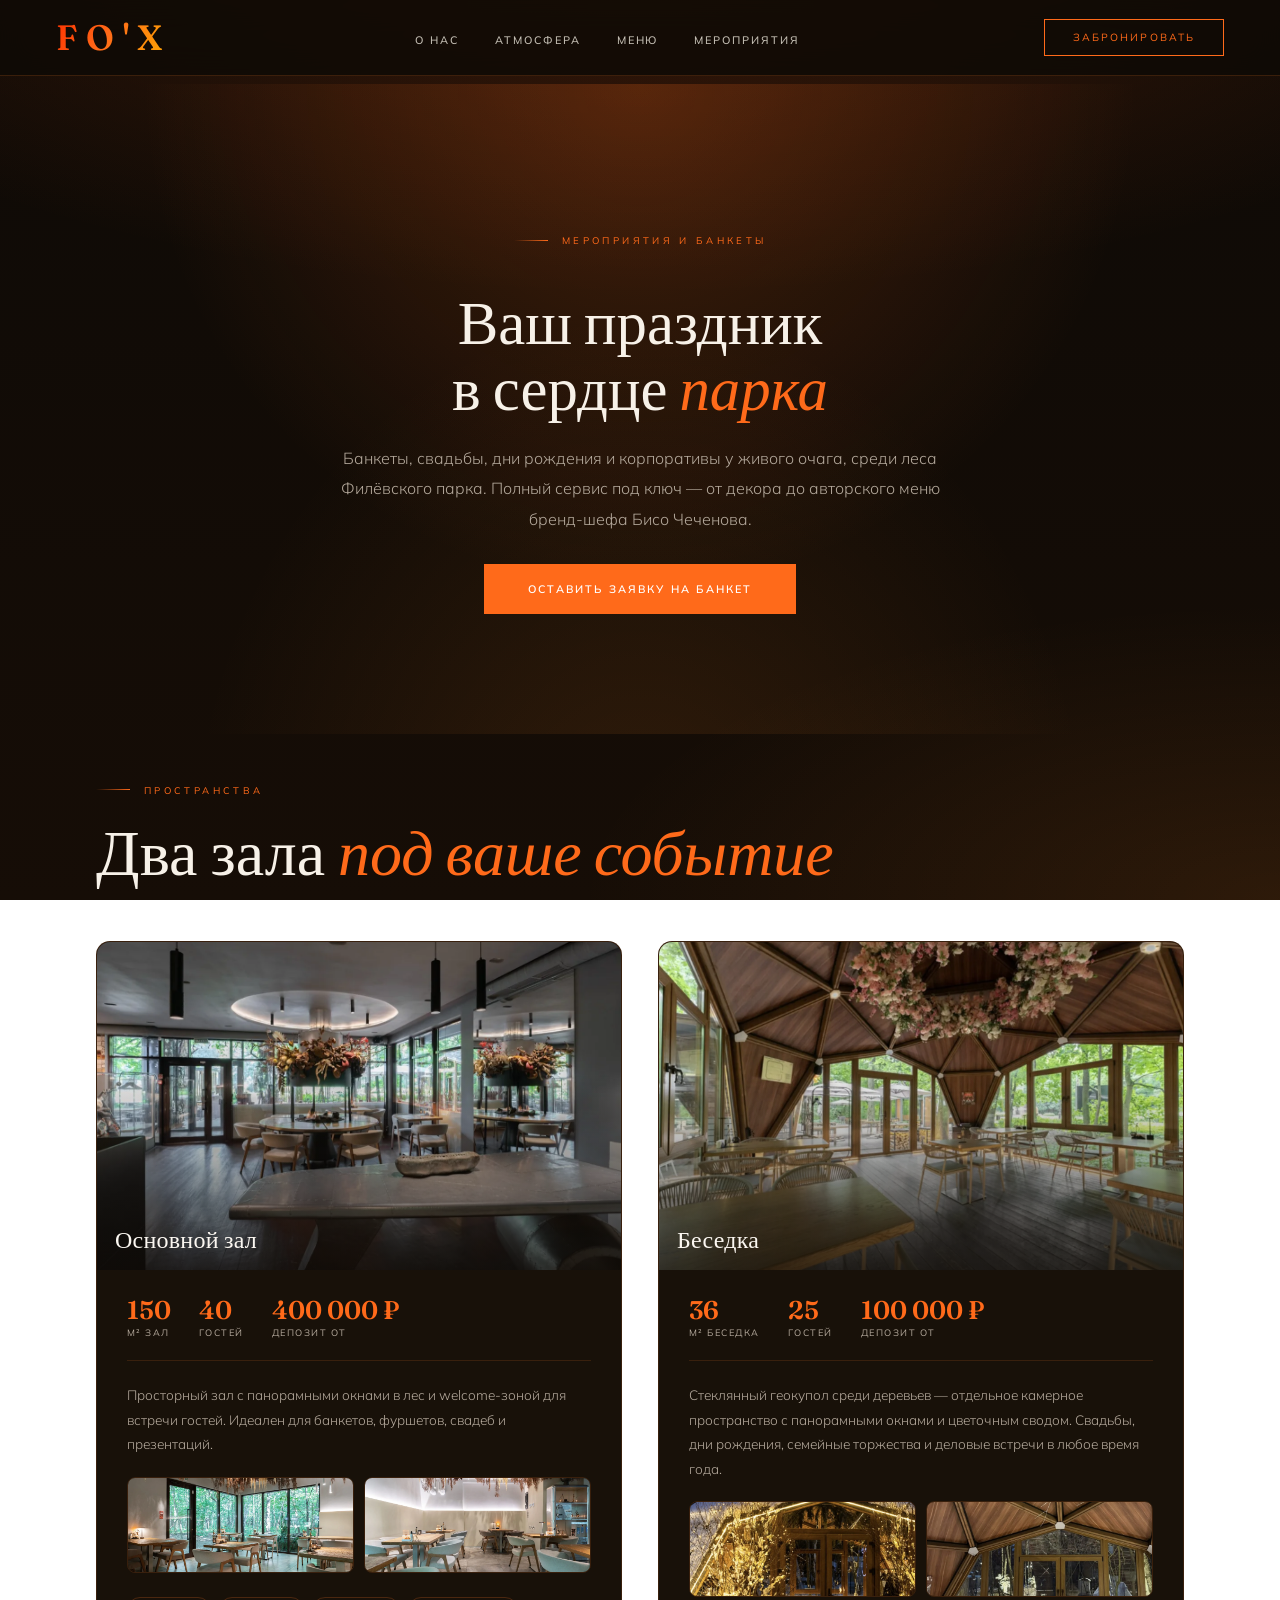
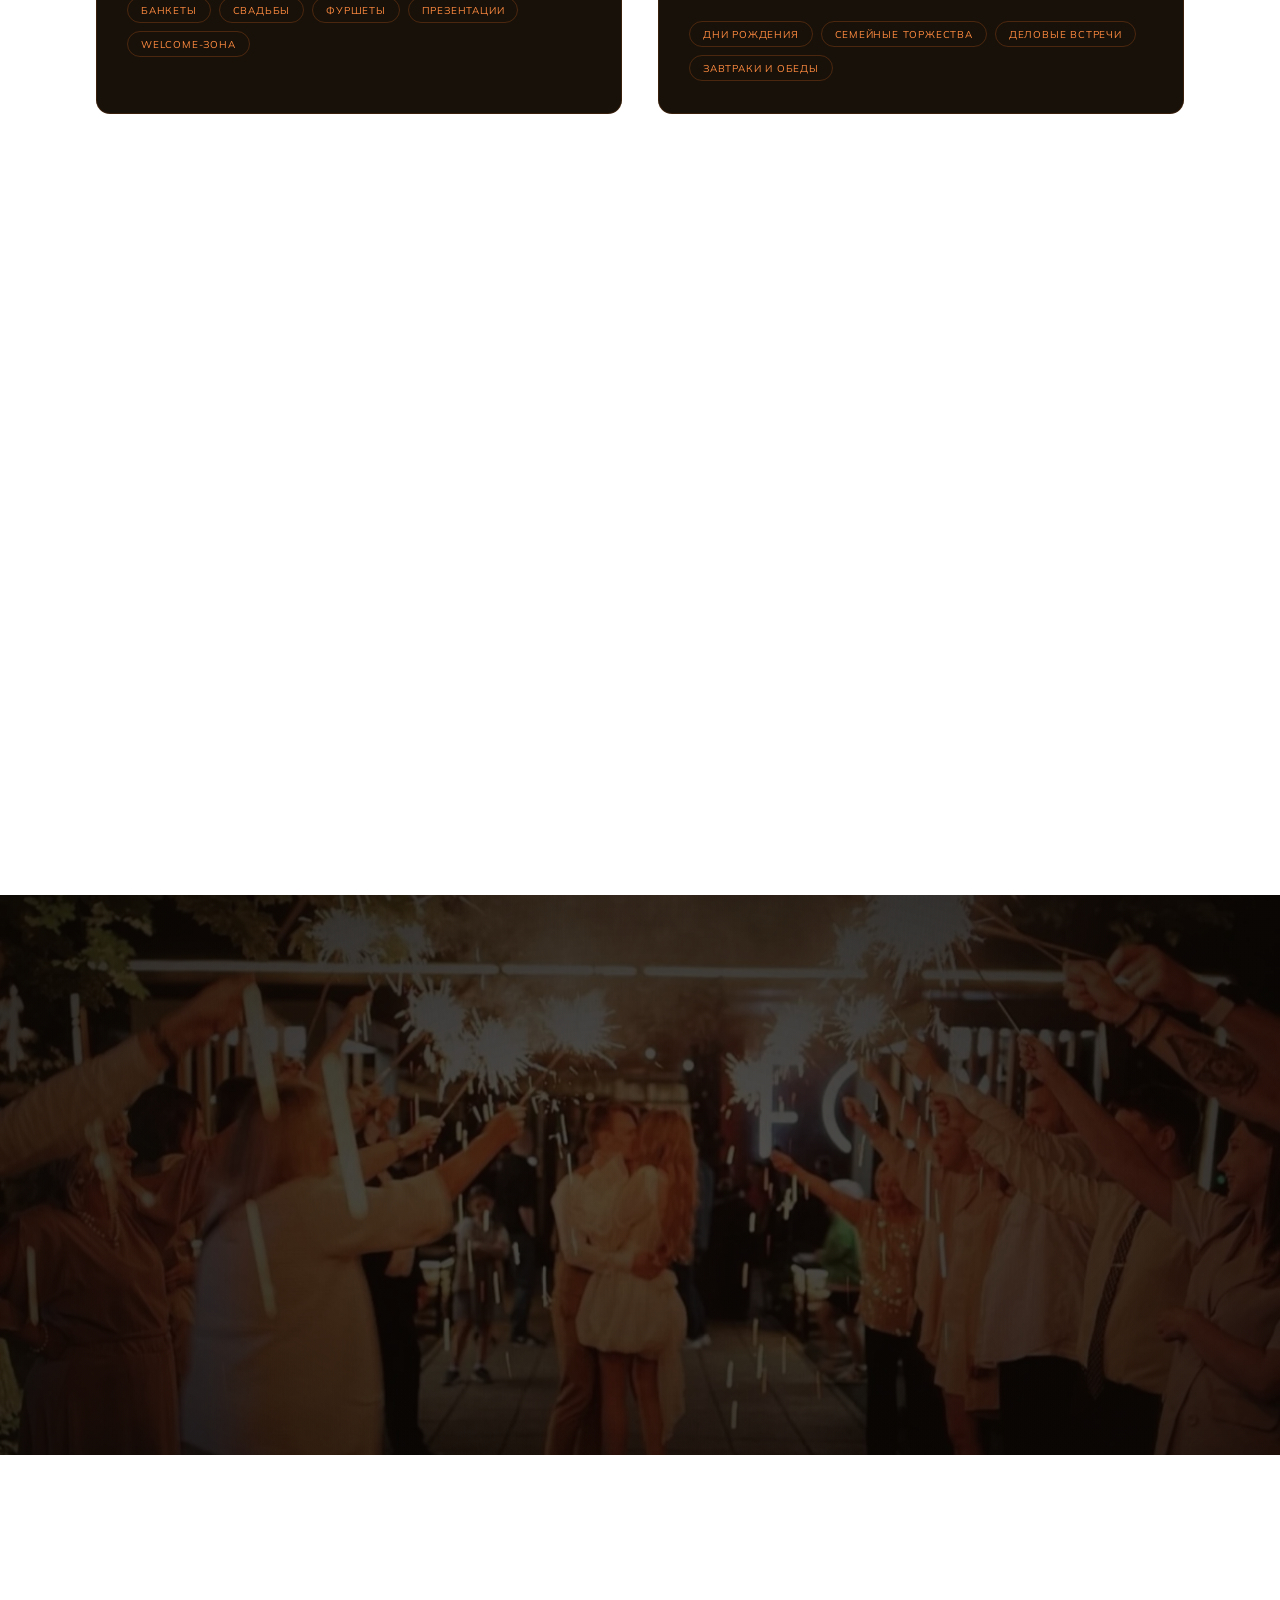
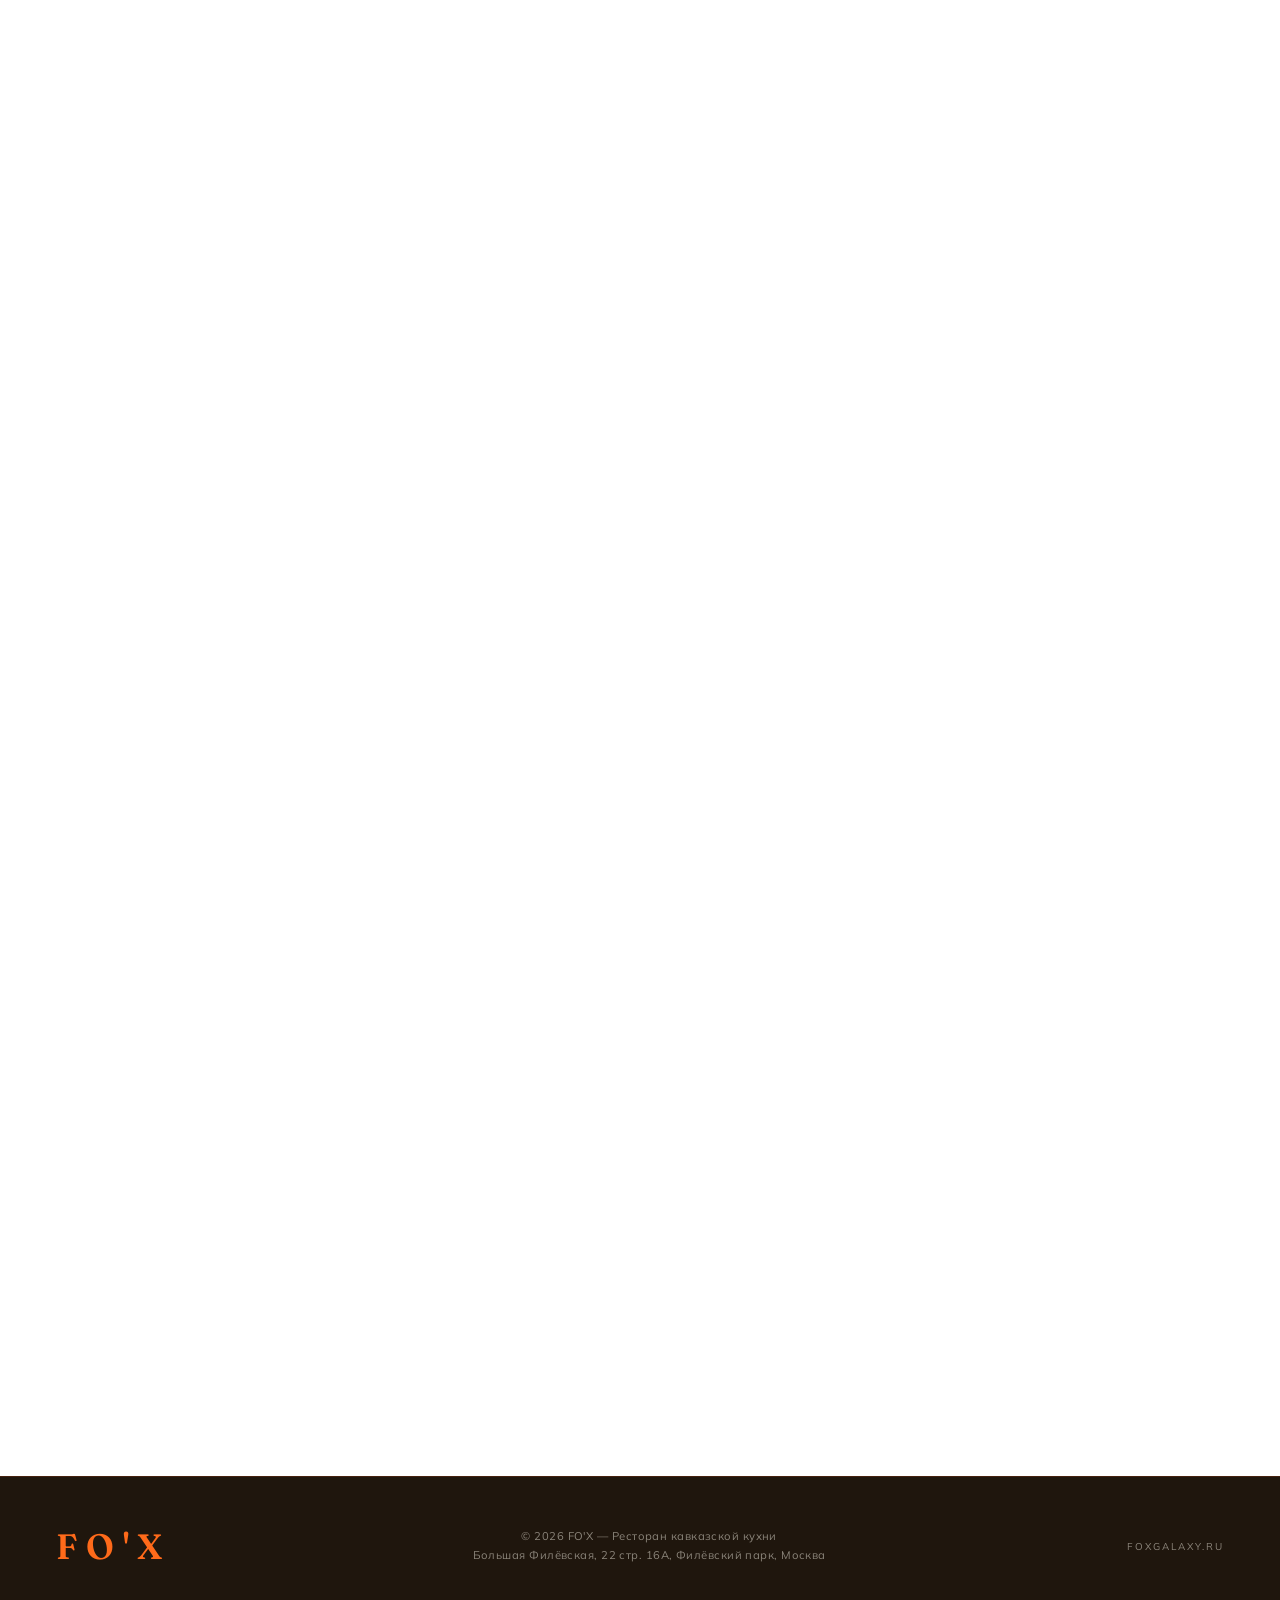
<file: meropriyatiya.html>
<!DOCTYPE html>
<html lang="ru">
<head>
    <meta charset="UTF-8">
    <meta name="viewport" content="width=device-width, initial-scale=1.0">
    <title>FO'X — Мероприятия и банкеты | Ресторан в Филёвском парке</title>
    <meta name="description" content="Мероприятия и банкеты в FO'X: дни рождения, романтические вечера, корпоративы у живого очага в Филёвском парке.">
    <link rel="preconnect" href="https://fonts.googleapis.com">
    <link rel="preconnect" href="https://fonts.gstatic.com" crossorigin>
    <link href="https://fonts.googleapis.com/css2?family=Fraunces:ital,opsz,wght@0,9..144,300..700;1,9..144,300..600&family=Mulish:wght@300;400;500;600;700&display=swap" rel="stylesheet">
    <link rel="stylesheet" href="styles.css">
</head>
<body class="subpage">
<!-- ═══ PAGE LOADER ═══ -->
<div class="page-loader" id="pageLoader"><span class="page-loader__logo">FO'X</span></div>

<!-- ═══ NAV ═══ -->
<nav id="nav">
    <a href="index.html" class="nav-logo">FO'X</a>
    <ul class="nav-links">
        <li><a href="index.html#about">О нас</a></li>
        <li><a href="atmosfera.html">Атмосфера</a></li>
        <li><a href="index.html#menu" data-menu-open>Меню</a></li>
        <li><a href="meropriyatiya.html">Мероприятия</a></li>
        <li><a href="https://wa.me/79252464170?text=%D0%97%D0%B4%D1%80%D0%B0%D0%B2%D1%81%D1%82%D0%B2%D1%83%D0%B9%D1%82%D0%B5%21%20%D0%A5%D0%BE%D1%87%D1%83%20%D0%B7%D0%B0%D0%B1%D1%80%D0%BE%D0%BD%D0%B8%D1%80%D0%BE%D0%B2%D0%B0%D1%82%D1%8C%20%D1%81%D1%82%D0%BE%D0%BB%20%D0%B2%20FO%27X" class="nav-menu-cta" target="_blank" rel="noopener">Забронировать</a></li>
    </ul>
    <a href="https://wa.me/79252464170?text=%D0%97%D0%B4%D1%80%D0%B0%D0%B2%D1%81%D1%82%D0%B2%D1%83%D0%B9%D1%82%D0%B5%21%20%D0%A5%D0%BE%D1%87%D1%83%20%D0%B7%D0%B0%D0%B1%D1%80%D0%BE%D0%BD%D0%B8%D1%80%D0%BE%D0%B2%D0%B0%D1%82%D1%8C%20%D1%81%D1%82%D0%BE%D0%BB%20%D0%B2%20FO%27X" class="nav-cta" target="_blank" rel="noopener">Забронировать</a>
    <button class="nav-burger" id="navBurger" aria-label="Открыть меню" aria-expanded="false"><span></span><span></span><span></span></button>
</nav>
<div class="nav-backdrop" id="navBackdrop"></div>

<!-- ═══ SCROLL QUICKBAR (шторка) ═══ -->

<main class="subpage-main">
<!-- ═══ EVENTS HERO ═══ -->
<section id="events-hero">
    <div class="events-hero__inner">
        <span class="section-label reveal">Мероприятия и банкеты</span>
        <h1 class="events-hero__title reveal reveal-delay-1">Ваш праздник<br>в сердце <em>парка</em></h1>
        <p class="events-hero__lead reveal reveal-delay-2">Банкеты, свадьбы, дни рождения и корпоративы у живого очага, среди леса Филёвского парка. Полный сервис под ключ — от декора до авторского меню бренд-шефа Бисо Чеченова.</p>
        <a href="https://wa.me/79252464170?text=%D0%97%D0%B4%D1%80%D0%B0%D0%B2%D1%81%D1%82%D0%B2%D1%83%D0%B9%D1%82%D0%B5%21%20%D0%A5%D0%BE%D1%87%D1%83%20%D0%BE%D1%81%D1%82%D0%B0%D0%B2%D0%B8%D1%82%D1%8C%20%D0%B7%D0%B0%D1%8F%D0%B2%D0%BA%D1%83%20%D0%BD%D0%B0%20%D0%B1%D0%B0%D0%BD%D0%BA%D0%B5%D1%82%20%D0%B2%20FO%27X" class="btn-primary reveal reveal-delay-3" style="margin-top:8px;" target="_blank" rel="noopener">Оставить заявку на банкет</a>
    </div>
</section>

<!-- ═══ VENUES ═══ -->
<section id="venues">
    <div class="events-inner">
        <div class="reveal">
            <span class="section-label">Пространства</span>
            <h2 class="section-title">Два зала <em>под ваше событие</em></h2>
        </div>
        <div class="venue-grid">
            <article class="venue-card reveal">
                <div class="venue-card__media">
                    <picture><source srcset="images/interior-wing.webp" type="image/webp"><img src="images/interior-wing.jpg" alt="Основной зал ресторана FO'X — панорамные окна в лес" loading="lazy"></picture>
                    <span class="venue-card__badge">Основной зал</span>
                </div>
                <div class="venue-card__body">
                    <div class="venue-card__stats">
                        <div class="venue-stat"><b>150</b><span>м² зал</span></div>
                        <div class="venue-stat"><b>40</b><span>гостей</span></div>
                        <div class="venue-stat"><b>400 000 ₽</b><span>депозит от</span></div>
                    </div>
                    <p class="venue-card__text">Просторный зал с панорамными окнами в лес и welcome-зоной для встречи гостей. Идеален для банкетов, фуршетов, свадеб и презентаций.</p>
                    <div class="venue-card__gallery">
                        <picture><source srcset="images/hall-1.webp" type="image/webp"><img src="images/hall-1.jpg" alt="Интерьер основного зала FO'X" loading="lazy"></picture>
                        <picture><source srcset="images/hall-2.webp" type="image/webp"><img src="images/hall-2.jpg" alt="Зона зала FO'X" loading="lazy"></picture>
                    </div>
                    <ul class="venue-card__tags">
                        <li>Банкеты</li><li>Свадьбы</li><li>Фуршеты</li><li>Презентации</li><li>Welcome-зона</li>
                    </ul>
                </div>
            </article>
            <article class="venue-card reveal reveal-delay-1">
                <div class="venue-card__media">
                    <picture><source srcset="images/besedka-1.webp" type="image/webp"><img src="images/besedka-1.jpg" alt="Беседка FO'X — стеклянный геокупол с панорамными окнами в лес" loading="lazy"></picture>
                    <span class="venue-card__badge">Беседка</span>
                </div>
                <div class="venue-card__body">
                    <div class="venue-card__stats">
                        <div class="venue-stat"><b>36</b><span>м² беседка</span></div>
                        <div class="venue-stat"><b>25</b><span>гостей</span></div>
                        <div class="venue-stat"><b>100 000 ₽</b><span>депозит от</span></div>
                    </div>
                    <p class="venue-card__text">Стеклянный геокупол среди деревьев — отдельное камерное пространство с панорамными окнами и цветочным сводом. Свадьбы, дни рождения, семейные торжества и деловые встречи в любое время года.</p>
                    <div class="venue-card__gallery">
                        <picture><source srcset="images/besedka-2.webp" type="image/webp"><img src="images/besedka-2.jpg" alt="Беседка FO'X зимним вечером в огнях гирлянд" loading="lazy"></picture>
                        <picture><source srcset="images/besedka-3.webp" type="image/webp"><img src="images/besedka-3.jpg" alt="Накрытый стол в беседке FO'X под цветочным сводом" loading="lazy"></picture>
                    </div>
                    <ul class="venue-card__tags">
                        <li>Дни рождения</li><li>Семейные торжества</li><li>Деловые встречи</li><li>Завтраки и обеды</li>
                    </ul>
                </div>
            </article>
        </div>
    </div>
</section>

<!-- ═══ SERVICES ═══ -->
<section id="services">
    <div class="events-inner">
        <div class="reveal" style="text-align:center;">
            <span class="section-label" style="justify-content:center;">Под ключ</span>
            <h2 class="section-title">Всё для события — <em>мы берём на себя</em></h2>
            <p class="services-lead">Работаем с проверенными подрядчиками. Вам остаётся только прийти и наслаждаться праздником.</p>
        </div>
        <div class="services-row">
            <div class="service-item reveal">
                <span class="service-item__icon"><svg viewBox="0 0 24 24" fill="none" stroke="currentColor" stroke-width="1.4" stroke-linecap="round" stroke-linejoin="round"><path d="M12 3c1.6 3 4.5 4.8 4.5 8.3a4.5 4.5 0 0 1-9 0C7.5 7.8 10.4 6 12 3Z"/><path d="M12 15.5V21M9 21h6"/></svg></span>
                <h4>Декоратор и флорист</h4>
                <p>Стильное оформление и живые цветы под концепцию вашего праздника.</p>
            </div>
            <div class="service-item reveal reveal-delay-1">
                <span class="service-item__icon"><svg viewBox="0 0 24 24" fill="none" stroke="currentColor" stroke-width="1.4" stroke-linecap="round" stroke-linejoin="round"><circle cx="7" cy="17" r="3"/><circle cx="18" cy="15" r="3"/><path d="M10 17V6l11-2v11"/></svg></span>
                <h4>DJ и ведущий</h4>
                <p>Создадим атмосферу, музыку и драйв — от тихого вечера до большого банкета.</p>
            </div>
            <div class="service-item reveal reveal-delay-2">
                <span class="service-item__icon"><svg viewBox="0 0 24 24" fill="none" stroke="currentColor" stroke-width="1.4" stroke-linecap="round" stroke-linejoin="round"><path d="M3 8a2 2 0 0 1 2-2h2l1.5-2h7L17 6h2a2 2 0 0 1 2 2v9a2 2 0 0 1-2 2H5a2 2 0 0 1-2-2Z"/><circle cx="12" cy="12.5" r="3.5"/></svg></span>
                <h4>Фотограф</h4>
                <p>Профессиональная фото- и видеосъёмка ключевых моментов вашего вечера.</p>
            </div>
            <div class="service-item reveal reveal-delay-3">
                <span class="service-item__icon"><svg viewBox="0 0 24 24" fill="none" stroke="currentColor" stroke-width="1.4" stroke-linecap="round" stroke-linejoin="round"><path d="M5 21v-7h14v7M4 14a4 4 0 0 1 8 0 4 4 0 0 1 8 0"/><path d="M12 10V6M10.5 6.5 12 4l1.5 2.5"/></svg></span>
                <h4>Кондитер</h4>
                <p>Авторский торт на заказ — по вашим пожеланиям, вкусу и стилю события.</p>
            </div>
        </div>
    </div>
</section>

<!-- ═══ CELEBRATION BANNER ═══ -->
<section id="celebration">
    <picture class="celebration__bg">
        <source srcset="images/wedding-night.webp" type="image/webp">
        <img src="images/wedding-night.jpg" alt="Свадьба в FO'X — коридор из бенгальских огней под вывеской ресторана" loading="lazy">
    </picture>
    <div class="celebration__overlay"></div>
    <div class="celebration__content reveal">
        <span class="section-label" style="justify-content:center;">Свадьбы и торжества</span>
        <h2 class="celebration__title">Моменты, которые<br>остаются <em>навсегда</em></h2>
        <p class="celebration__text">Бенгальские огни под звёздами, лес вокруг и тёплый свет FO'X. Мы создаём праздник, который ваши гости будут вспоминать годами.</p>
        <a href="https://wa.me/79252464170?text=%D0%97%D0%B4%D1%80%D0%B0%D0%B2%D1%81%D1%82%D0%B2%D1%83%D0%B9%D1%82%D0%B5%21%20%D0%A5%D0%BE%D1%87%D1%83%20%D0%BE%D0%B1%D1%81%D1%83%D0%B4%D0%B8%D1%82%D1%8C%20%D1%81%D0%B2%D0%B0%D0%B4%D1%8C%D0%B1%D1%83%20%D0%B2%20FO%27X" class="btn-primary" target="_blank" rel="noopener">Обсудить свадьбу</a>
    </div>
</section>

<!-- ═══ MENU FOR BANQUETS ═══ -->
<section id="events-menu">
    <div class="events-inner">
        <div class="menu-banquet">
            <div class="menu-banquet__copy reveal">
                <span class="section-label">Меню для банкета</span>
                <h2 class="section-title">Кухня Кавказа <em>для вашего стола</em></h2>
                <p class="menu-banquet__lead">В ресторане FO'X обширное меню — многонациональная региональная кухня с ярким кавказским характером. Мангал на углях, выпечка из дровяной печи, горячее по рецептам горских домов и эксклюзивы бренд-шефа Бисо Чеченова.</p>
                <p class="menu-banquet__lead">Под каждое мероприятие мы собираем банкетное меню индивидуально — по вашему формату, числу гостей и бюджету. Вся кухня соответствует стандартам <b>халяль</b>.</p>
                <div class="menu-banquet__points">
                    <div class="mb-point"><span class="mb-point__num">75+</span><span>авторских блюд в 12 разделах</span></div>
                    <div class="mb-point"><span class="mb-point__num">100%</span><span>халяль на всей кухне</span></div>
                </div>
                <button class="btn-primary menu-open-btn" data-menu-open style="margin-top:8px;">Смотреть полное меню</button>
            </div>
            <div class="menu-banquet__photos reveal reveal-delay-1">
                <figure class="mb-photo mb-photo--tall">
                    <picture><source srcset="images/dish-kebab.webp" type="image/webp"><img src="images/dish-kebab.jpg" alt="Мясное ассорти на мангале" loading="lazy"></picture>
                </figure>
                <figure class="mb-photo">
                    <picture><source srcset="images/dish-skillet.webp" type="image/webp"><img src="images/dish-skillet.jpg" alt="Горячее блюдо в сковороде" loading="lazy"></picture>
                </figure>
                <figure class="mb-photo">
                    <img src="images/dish-dessert.jpg" alt="Десерт на очаге" loading="lazy">
                </figure>
            </div>
        </div>
    </div>
</section>

<!-- ═══ FREE TASTING ═══ -->
<section id="tasting">
    <div class="events-inner">
        <div class="tasting-card reveal">
            <div class="tasting-card__media">
                <picture><source srcset="images/dish-toast.webp" type="image/webp"><img src="images/dish-toast.jpg" alt="Дегустация блюд FO'X" loading="lazy"></picture>
            </div>
            <div class="tasting-card__body">
                <span class="tasting-card__badge">В подарок</span>
                <h2 class="tasting-card__title">Попробуйте меню <em>бесплатно</em></h2>
                <p class="tasting-card__text">Дегустация в подарок при заказе банкета. Мы знаем, как важно убедиться в качестве, поэтому приглашаем вас своими глазами посмотреть на наш ресторан, прочувствовать наш сервис и насладиться нашей кухней — ещё до праздника.</p>
                <a href="https://wa.me/79252464170?text=%D0%97%D0%B4%D1%80%D0%B0%D0%B2%D1%81%D1%82%D0%B2%D1%83%D0%B9%D1%82%D0%B5%21%20%D0%A5%D0%BE%D1%87%D1%83%20%D0%B7%D0%B0%D0%BF%D0%B8%D1%81%D0%B0%D1%82%D1%8C%D1%81%D1%8F%20%D0%BD%D0%B0%20%D0%B4%D0%B5%D0%B3%D1%83%D1%81%D1%82%D0%B0%D1%86%D0%B8%D1%8E%20%D0%B1%D0%B0%D0%BD%D0%BA%D0%B5%D1%82%D0%BD%D0%BE%D0%B3%D0%BE%20%D0%BC%D0%B5%D0%BD%D1%8E%20FO%27X" class="btn-primary" style="margin-top:8px;" target="_blank" rel="noopener">Записаться на дегустацию</a>
                <p class="tasting-card__note">Дегустация предоставляется при заказе банкета</p>
            </div>
        </div>
    </div>
</section>
</main>

<!-- ═══ FULL-SCREEN MENU OVERLAY ═══ -->
<div class="menu-overlay" id="menuOverlay" aria-hidden="true">
    <div class="menu-overlay__top">
        <div class="menu-overlay__brand">FO'<span>X</span> — Меню</div>
        <button class="menu-overlay__close" data-menu-close aria-label="Закрыть меню">
            <svg viewBox="0 0 24 24" fill="none" stroke="currentColor" stroke-width="1.6" stroke-linecap="round"><path d="M6 6l12 12M18 6L6 18"/></svg>
        </button>
    </div>
    <div class="menu-overlay__tabs" id="menuTabs"></div>
    <div class="menu-overlay__body" id="menuBody"></div>
</div>

<!-- ═══ FOOTER ═══ -->
<footer>
    <div class="footer-inner">
        <div class="footer-logo">FO'X</div>
        <div class="footer-text">
            © 2026 FO'X — Ресторан кавказской кухни<br>
            Большая Филёвская, 22 стр. 16А, Филёвский парк, Москва
        </div>
        <a href="https://foxgalaxy.ru" class="footer-link" target="_blank">foxgalaxy.ru</a>
    </div>
</footer>

<div class="toast" id="toast"></div>

<!-- Back to top -->
<button class="to-top" id="toTop" aria-label="Наверх">
    <svg viewBox="0 0 24 24" width="22" height="22" aria-hidden="true"><path fill="none" stroke="currentColor" stroke-width="2.2" stroke-linecap="round" stroke-linejoin="round" d="M12 19V5M5 12l7-7 7 7"/></svg>
</button>

<!-- Floating contacts -->
<div class="float-contacts">
    <a href="https://t.me/+79252464170" class="float-btn float-btn--tg" data-tip="Мы в Telegram" target="_blank" rel="noopener" aria-label="Написать в Telegram">
        <svg viewBox="0 0 24 24" width="26" height="26" aria-hidden="true"><path fill="currentColor" d="M9.78 18.65l.28-4.23 7.68-6.92c.34-.31-.07-.46-.52-.19L7.74 13.3 3.64 12c-.88-.25-.89-.86.2-1.3l15.97-6.16c.73-.33 1.43.18 1.15 1.3l-2.72 12.81c-.19.91-.74 1.13-1.5.71l-4.14-3.05-1.99 1.93c-.23.23-.42.42-.86.42z"/></svg>
    </a>
    <a href="https://wa.me/79252464170?text=%D0%97%D0%B4%D1%80%D0%B0%D0%B2%D1%81%D1%82%D0%B2%D1%83%D0%B9%D1%82%D0%B5%21%20%D0%A5%D0%BE%D1%87%D1%83%20%D0%B7%D0%B0%D0%B1%D1%80%D0%BE%D0%BD%D0%B8%D1%80%D0%BE%D0%B2%D0%B0%D1%82%D1%8C%20%D1%81%D1%82%D0%BE%D0%BB%20%D0%B2%20FO%27X" class="float-btn float-btn--wa" data-tip="Бронь за 1 минуту" target="_blank" rel="noopener" aria-label="Написать в WhatsApp">
        <svg viewBox="0 0 32 32" width="28" height="28" aria-hidden="true"><path fill="currentColor" d="M16.04 4C9.93 4 4.98 8.95 4.98 15.06c0 2.04.55 3.96 1.5 5.61L4.5 28l7.5-1.96a11.02 11.02 0 0 0 4.04.77h.01c6.11 0 11.06-4.95 11.06-11.06C27.11 8.95 22.15 4 16.04 4zm0 20.2h-.01c-1.27 0-2.51-.34-3.59-.98l-.26-.15-4.45 1.16 1.19-4.34-.17-.27a9.13 9.13 0 0 1-1.4-4.87c0-5.05 4.11-9.16 9.16-9.16 2.45 0 4.75.95 6.48 2.69a9.1 9.1 0 0 1 2.68 6.48c0 5.05-4.11 9.16-9.16 9.16zm5.02-6.86c-.27-.14-1.63-.8-1.88-.9-.25-.09-.44-.14-.62.14-.18.27-.71.9-.87 1.08-.16.18-.32.2-.59.07-.27-.14-1.16-.43-2.21-1.36-.82-.73-1.37-1.63-1.53-1.9-.16-.27-.02-.42.12-.55.12-.12.27-.32.41-.48.14-.16.18-.27.27-.45.09-.18.05-.34-.02-.48-.07-.14-.62-1.5-.85-2.05-.22-.53-.45-.46-.62-.47l-.53-.01c-.18 0-.48.07-.73.34-.25.27-.96.94-.96 2.3s.98 2.66 1.12 2.85c.14.18 1.93 2.95 4.67 4.14.65.28 1.16.45 1.56.58.65.21 1.25.18 1.72.11.52-.08 1.63-.67 1.86-1.31.23-.64.23-1.19.16-1.31-.07-.12-.25-.18-.52-.32z"/></svg>
    </a>
</div>

<script src="app.js"></script>

</body>
</html>
</file>
<file: styles.css>
*, *::before, *::after { margin: 0; padding: 0; box-sizing: border-box; }

        :root {
            --fire1: #FF3200;
            --fire2: #FF6B19;
            --fire3: #FFAB00;
            --gold: #FF6A1A;          /* bold bright-orange accent */
            --gold-light: #FF8B40;    /* lighter orange for hovers */
            --cream: #F7F1E8;         /* primary text (warm off-white) */
            --dark: #0E0A06;          /* page background (near-black) */
            --dark2: #181109;         /* card / alt-section (dark warm) */
            --paper: #1F160D;         /* neutral dark section tint */
            --text: #B4A99C;          /* muted warm-light text */
            --on-gold: #1A0E04;       /* text on orange fills (dark) */
            --line: rgba(255,120,40,0.20); /* subtle orange divider */
        }

        html { scroll-behavior: smooth; }

        body {
            font-family: 'Mulish', sans-serif;
            background:
                radial-gradient(130% 70% at 50% -8%, rgba(255,90,20,0.20), rgba(255,90,20,0) 58%),
                radial-gradient(100% 60% at 100% 100%, rgba(255,140,40,0.10), rgba(255,140,40,0) 55%),
                linear-gradient(180deg, #0E0A06 0%, #160D06 100%);
            background-attachment: fixed;
            color: var(--cream);
            overflow-x: hidden;
        }

        /* ═══ NAV ═══ */
        nav {
            position: fixed;
            top: 0; left: 0; right: 0;
            z-index: 100;
            padding: 28px 56px;
            display: flex;
            align-items: center;
            justify-content: space-between;
            transition: background 0.5s, padding 0.4s, backdrop-filter 0.5s;
        }

        nav.scrolled {
            background: rgba(14,10,6,0.82);
            padding: 16px 56px;
            backdrop-filter: blur(16px);
            border-bottom: 1px solid rgba(226,83,27,0.16);
        }

        .nav-logo {
            font-family: 'Fraunces', serif;
            font-size: 2.2rem;
            font-weight: 600;
            letter-spacing: 0.25em;
            text-decoration: none;
            transition: filter 0.4s;
            background: linear-gradient(120deg, var(--fire1), var(--fire2) 45%, var(--fire3));
            -webkit-background-clip: text;
            background-clip: text;
            -webkit-text-fill-color: transparent;
            color: var(--gold);
        }
        nav.scrolled .nav-logo { filter: brightness(1.08); }

        .nav-links {
            display: flex;
            gap: 36px;
            list-style: none;
        }
        /* booking link inside menu is mobile-only (desktop has the button) */
        .nav-links li:last-child { display: none; }

        .nav-links a {
            color: rgba(246,241,230,0.82);
            text-decoration: none;
            font-size: 0.68rem;
            letter-spacing: 0.18em;
            text-transform: uppercase;
            font-weight: 500;
            transition: color 0.3s;
        }

        nav.scrolled .nav-links a { color: rgba(246,241,230,0.78); }

        .nav-links a:hover { color: var(--gold-light); }
        nav.scrolled .nav-links a:hover { color: var(--gold); }

        .nav-cta {
            background: transparent;
            border: 1px solid rgba(246,241,230,0.55);
            color: #F6F1E6;
            padding: 11px 28px;
            font-family: 'Mulish', sans-serif;
            font-size: 0.65rem;
            letter-spacing: 0.2em;
            text-transform: uppercase;
            cursor: pointer;
            transition: all 0.3s;
            text-decoration: none;
        }

        nav.scrolled .nav-cta {
            border-color: var(--gold);
            color: var(--gold);
        }

        .nav-cta:hover {
            background: #F6F1E6;
            color: var(--cream);
            border-color: #F6F1E6;
        }

        nav.scrolled .nav-cta:hover {
            background: var(--gold);
            color: #fff;
            border-color: var(--gold);
        }

        /* ═══ MOBILE NAV (burger) ═══ */
        .nav-burger {
            display: none;
            flex-direction: column;
            justify-content: center;
            gap: 5px;
            width: 44px;
            height: 44px;
            padding: 0;
            margin-left: 14px;
            background: transparent;
            border: none;
            cursor: pointer;
            z-index: 120;
        }
        .nav-burger span {
            display: block;
            width: 26px;
            height: 2px;
            margin: 0 auto;
            background: var(--gold);
            border-radius: 2px;
            transition: transform 0.35s ease, opacity 0.25s ease;
        }
        .nav-burger.open span:nth-child(1) { transform: translateY(7px) rotate(45deg); }
        .nav-burger.open span:nth-child(2) { opacity: 0; }
        .nav-burger.open span:nth-child(3) { transform: translateY(-7px) rotate(-45deg); }
        .nav-backdrop {
            position: fixed;
            inset: 0;
            z-index: 80;
            background: rgba(0,0,0,0.55);
            opacity: 0;
            pointer-events: none;
            transition: opacity 0.4s ease;
        }
        .nav-backdrop.open { opacity: 1; pointer-events: auto; }

        /* ═══ HERO ═══ */
        #hero {
            position: relative;
            height: 100vh;
            min-height: 640px;
            display: flex;
            align-items: center;
            justify-content: center;
            overflow: hidden;
            background: #0b0703;
        }

        .hero-media {
            position: absolute;
            inset: 0;
            overflow: hidden;
        }

        .hero-media img {
            position: absolute;
            inset: 0;
            width: 100%;
            height: 100%;
            object-fit: cover;
            transform: scale(1.04);
            animation: kenburns 24s ease-in-out infinite alternate;
            will-change: transform;
        }

        @keyframes kenburns {
            0%   { transform: scale(1.04) translate(0, 0); }
            100% { transform: scale(1.16) translate(-1.5%, -2%); }
        }

        .hero-overlay {
            position: absolute;
            inset: 0;
            pointer-events: none;
            background:
                linear-gradient(180deg, rgba(8,5,2,0.55) 0%, rgba(8,5,2,0.18) 30%, rgba(8,5,2,0.32) 62%, rgba(8,5,2,0.78) 100%),
                radial-gradient(ellipse at 50% 42%, transparent 40%, rgba(8,5,2,0.45) 100%);
        }

        .hero-grain {
            position: absolute; inset: 0; pointer-events: none;
            z-index: 1; opacity: 0.4; mix-blend-mode: overlay;
            background-image: url("data:image/svg+xml,%3Csvg xmlns='http://www.w3.org/2000/svg' width='140' height='140'%3E%3Cfilter id='n'%3E%3CfeTurbulence type='fractalNoise' baseFrequency='0.9' numOctaves='2'/%3E%3C/filter%3E%3Crect width='100%25' height='100%25' filter='url(%23n)' opacity='0.5'/%3E%3C/svg%3E");
        }

        .hero-content {
            position: relative;
            z-index: 2;
            text-align: center;
            padding: 0 24px;
        }

        .hero-badge {
            display: inline-block;
            font-size: 0.62rem;
            letter-spacing: 0.42em;
            text-transform: uppercase;
            color: var(--gold-light);
            margin-bottom: 28px;
            opacity: 0;
            animation: fadeUp 1s 0.6s ease forwards;
        }

        .hero-title {
            font-family: 'Fraunces', serif;
            font-size: clamp(6rem, 18vw, 14rem);
            font-weight: 300;
            letter-spacing: 0.08em;
            line-height: 0.85;
            color: #F8F3E9;
            opacity: 0;
            animation: fadeUp 1s 0.8s ease forwards;
            text-shadow: 0 18px 70px rgba(0,0,0,0.5);
        }

        .hero-title .apostrophe {
            font-style: italic;
            color: var(--gold-light);
        }

        .hero-sub {
            font-family: 'Fraunces', serif;
            font-size: clamp(1.1rem, 2.5vw, 1.7rem);
            font-weight: 300;
            font-style: italic;
            color: rgba(247,242,232,0.82);
            margin-top: 20px;
            letter-spacing: 0.06em;
            opacity: 0;
            animation: fadeUp 1s 1s ease forwards;
            text-shadow: 0 2px 24px rgba(0,0,0,0.45);
        }

        .hero-line {
            width: 1px;
            height: 56px;
            background: linear-gradient(to bottom, rgba(244,123,54,0.8), transparent);
            margin: 36px auto;
            opacity: 0;
            animation: fadeIn 1s 1.2s ease forwards;
        }

        .hero-actions {
            display: flex;
            gap: 16px;
            justify-content: center;
            flex-wrap: wrap;
            opacity: 0;
            animation: fadeUp 1s 1.4s ease forwards;
        }

        .btn-primary {
            background: var(--gold);
            color: #fff;
            border: none;
            padding: 18px 44px;
            font-family: 'Mulish', sans-serif;
            font-size: 0.68rem;
            letter-spacing: 0.2em;
            text-transform: uppercase;
            font-weight: 600;
            cursor: pointer;
            transition: all 0.3s;
            text-decoration: none;
            display: inline-block;
        }

        .btn-primary:hover {
            background: var(--gold-light);
            transform: translateY(-2px);
            box-shadow: 0 12px 32px rgba(200, 155, 60, 0.35);
        }

        .btn-ghost {
            background: transparent;
            color: var(--cream);
            border: 1px solid rgba(246,241,230,0.28);
            padding: 18px 44px;
            font-family: 'Mulish', sans-serif;
            font-size: 0.68rem;
            letter-spacing: 0.2em;
            text-transform: uppercase;
            font-weight: 400;
            cursor: pointer;
            transition: all 0.3s;
            text-decoration: none;
            display: inline-block;
        }

        .btn-ghost:hover {
            border-color: rgba(246,241,230,0.6);
            background: rgba(246,241,230,0.05);
        }

        .hero-scroll {
            position: absolute;
            bottom: 36px;
            left: 50%;
            transform: translateX(-50%);
            z-index: 2;
            display: flex;
            flex-direction: column;
            align-items: center;
            gap: 10px;
            opacity: 0;
            animation: fadeIn 1s 2.2s ease forwards;
        }

        .hero-scroll span {
            font-size: 0.55rem;
            letter-spacing: 0.35em;
            text-transform: uppercase;
            color: rgba(247,242,232,0.6);
        }

        #hero .btn-ghost { color: #F4EEE2; border-color: rgba(247,242,232,0.45); }
        #hero .btn-ghost:hover { border-color: rgba(247,242,232,0.85); background: rgba(247,242,232,0.1); }

        .scroll-line {
            width: 1px;
            height: 44px;
            background: linear-gradient(to bottom, var(--gold), transparent);
            animation: scrollPulse 2s ease-in-out infinite;
        }

        @keyframes scrollPulse {
            0%   { transform: scaleY(0) translateY(0); transform-origin: top; opacity: 1; }
            50%  { transform: scaleY(1) translateY(0); transform-origin: top; opacity: 1; }
            50.1%{ transform: scaleY(1) translateY(0); transform-origin: bottom; opacity: 1; }
            100% { transform: scaleY(0) translateY(0); transform-origin: bottom; opacity: 0; }
        }

        @keyframes fadeUp {
            from { opacity: 0; transform: translateY(32px); }
            to   { opacity: 1; transform: translateY(0); }
        }

        @keyframes fadeIn {
            from { opacity: 0; }
            to   { opacity: 1; }
        }

        /* ═══ STATS ═══ */
        .stats-bar {
            background: var(--dark2);
            border-top: 1px solid rgba(244,123,54,0.18);
            border-bottom: 1px solid rgba(244,123,54,0.18);
        }

        .stats-inner {
            max-width: 1200px;
            margin: 0 auto;
            padding: 0 56px;
            display: grid;
            grid-template-columns: repeat(4, 1fr);
        }

        .stat-item {
            padding: 36px 24px;
            border-right: 1px solid rgba(244,123,54,0.12);
            text-align: center;
        }

        .stat-item:last-child { border-right: none; }

        .stat-num {
            font-family: 'Fraunces', serif;
            font-size: 2.8rem;
            font-weight: 600;
            color: var(--gold);
            display: block;
            line-height: 1;
        }

        .stat-label {
            font-size: 0.6rem;
            letter-spacing: 0.2em;
            text-transform: uppercase;
            color: var(--text);
            margin-top: 8px;
            display: block;
        }

        /* ═══ SECTION COMMON ═══ */
        .section {
            padding: 128px 56px;
            max-width: 1200px;
            margin: 0 auto;
        }

        .section-label {
            font-size: 0.6rem;
            letter-spacing: 0.35em;
            text-transform: uppercase;
            color: var(--gold);
            margin-bottom: 22px;
            display: inline-flex;
            align-items: center;
            gap: 14px;
        }

        .section-label::before {
            content: '';
            width: 34px;
            height: 1px;
            background: linear-gradient(90deg, transparent, var(--gold));
            display: inline-block;
        }

        .section-title {
            font-family: 'Fraunces', serif;
            font-size: clamp(2.6rem, 5vw, 4.2rem);
            font-weight: 400;
            line-height: 1.05;
            color: var(--cream);
        }

        .section-title em {
            font-style: italic;
            color: var(--gold);
        }

        /* ═══ ABOUT ═══ */
        .about-grid {
            display: grid;
            grid-template-columns: 1.1fr 0.9fr;
            gap: 96px;
            align-items: center;
        }

        .about-text p {
            color: var(--text);
            line-height: 2;
            font-size: 0.9rem;
            font-weight: 300;
            margin-bottom: 20px;
        }

        .about-text p:last-child { margin-bottom: 0; }

        .about-visual {
            position: relative;
        }

        /* ═══ SVG ICONS ═══ */
        .feature-icon svg { width: 44px; height: 44px; }
        .event-format-icon svg { width: 32px; height: 32px; }
        .contact-icon svg { width: 24px; height: 24px; }
        .award-star svg { width: 24px; height: 24px; margin: 0 auto 10px; display: block; }

        /* ═══ PHOTOS ═══ */
        picture { display: contents; }
        .about-photo {
            position: relative;
            margin-bottom: 28px;
            overflow: hidden;
            border: 1px solid rgba(226,83,27,0.22);
            box-shadow: 0 26px 60px rgba(80,52,10,0.12);
        }
        .about-photo img {
            display: block;
            width: 100%;
            height: 420px;
            object-fit: cover;
            transition: transform 1.2s ease;
        }
        .about-photo:hover img { transform: scale(1.05); }
        .about-photo.compact img { height: 248px; }
        .about-photo figcaption {
            position: absolute;
            left: 0; right: 0; bottom: 0;
            padding: 28px 24px 18px;
            font-size: 0.62rem;
            letter-spacing: 0.22em;
            text-transform: uppercase;
            color: #F4EEE2;
            background: linear-gradient(180deg, transparent, rgba(28,20,10,0.72));
        }

        /* ═══ ATMOSPHERE · FLIP CARDS ═══ */
        #gallery { background: var(--dark); padding: 128px 0; }
        .gallery-inner { max-width: 1200px; margin: 0 auto; padding: 0 56px; }
        .gallery-header { text-align: center; margin-bottom: 58px; }
        .flip-grid {
            display: grid;
            grid-template-columns: repeat(3, 1fr);
            gap: 20px;
        }
        .flip-card {
            perspective: 1500px;
            height: 400px;
            cursor: pointer;
            transition: transform 0.4s ease;
        }
        .flip-card:hover { transform: translateY(-8px); }
        .flip-card-inner {
            position: relative;
            width: 100%; height: 100%;
            transition: transform 0.8s cubic-bezier(0.4,0.15,0.2,1);
            transform-style: preserve-3d;
        }
        .flip-card.flipped .flip-card-inner { transform: rotateY(180deg); }
        .flip-face {
            position: absolute;
            inset: 0;
            backface-visibility: hidden;
            -webkit-backface-visibility: hidden;
            overflow: hidden;
            border: 1px solid rgba(226,83,27,0.2);
            box-shadow: 0 14px 34px rgba(90,45,12,0.14);
            transition: box-shadow 0.4s ease;
        }
        .flip-card:hover .flip-face { box-shadow: 0 28px 60px rgba(120,55,15,0.3); }
        .flip-front img {
            display: block;
            width: 100%; height: 100%;
            object-fit: cover;
        }
        .flip-front-cap {
            position: absolute;
            left: 0; right: 0; bottom: 0;
            padding: 36px 24px 20px;
            background: linear-gradient(180deg, transparent, rgba(26,13,4,0.85));
        }
        .flip-front-cap .flip-num {
            display: block;
            margin-bottom: 7px;
            font-size: 0.58rem;
            letter-spacing: 0.26em;
            color: var(--gold-light);
        }
        .flip-front-cap h3 {
            font-family: 'Fraunces', serif;
            font-size: 1.3rem;
            font-weight: 500;
            color: #F6F1E6;
            line-height: 1.2;
        }
        .flip-tap {
            position: absolute;
            top: 16px; right: 16px;
            width: 40px; height: 40px;
            border-radius: 50%;
            background: rgba(26,13,4,0.42);
            backdrop-filter: blur(5px);
            display: flex; align-items: center; justify-content: center;
            transition: background 0.3s;
        }
        .flip-card:hover .flip-tap { background: rgba(226,83,27,0.85); }
        .flip-tap svg { width: 18px; height: 18px; stroke: #FBEFE3; }
        .flip-back {
            transform: rotateY(180deg);
            background: linear-gradient(155deg, #E2531B 0%, #9A3F12 100%);
            display: flex; flex-direction: column; justify-content: center;
            padding: 44px 36px;
            color: #FBEFE3;
        }
        .flip-back-icon svg { width: 44px; height: 44px; stroke: #FBEFE3; }
        .flip-back h3 {
            font-family: 'Fraunces', serif;
            font-size: 1.55rem;
            font-weight: 500;
            color: #FFFFFF;
            margin: 20px 0 14px;
            line-height: 1.18;
        }
        .flip-back p {
            font-size: 0.85rem;
            line-height: 1.85;
            font-weight: 300;
            color: rgba(255,247,240,0.92);
        }
        .flip-back-num {
            position: absolute;
            top: 22px; right: 28px;
            font-family: 'Fraunces', serif;
            font-size: 2.6rem;
            font-weight: 600;
            color: rgba(255,255,255,0.16);
            line-height: 1;
            pointer-events: none;
        }

        /* ═══ DISH PHOTOS ═══ */
        .dish-photos {
            display: grid;
            grid-template-columns: repeat(3, 1fr);
            gap: 16px;
            margin-top: 56px;
        }
        .dish-card { position: relative; overflow: hidden; border: 1px solid rgba(226,83,27,0.18); }
        .dish-card img {
            display: block;
            width: 100%; height: 300px;
            object-fit: cover;
            transition: transform 1.1s ease;
        }
        .dish-card:hover img { transform: scale(1.06); }
        .dish-card .d-cap {
            position: absolute;
            left: 0; right: 0; bottom: 0;
            padding: 30px 20px 16px;
            font-family: 'Fraunces', serif;
            font-size: 1.05rem;
            color: #F6F1E6;
            background: linear-gradient(180deg, transparent, rgba(28,20,10,0.8));
        }

        /* ═══ CHEF SECTION ═══ */
        #chef {
            position: relative;
            padding: 132px 0;
            background:
                radial-gradient(ellipse at 16% 24%, rgba(226,83,27,0.08), transparent 56%),
                var(--paper);
            overflow: hidden;
        }
        .chef-inner {
            max-width: 1200px;
            margin: 0 auto;
            padding: 0 56px;
            display: grid;
            grid-template-columns: 0.82fr 1fr;
            gap: 76px;
            align-items: center;
        }
        .chef-portrait {
            position: relative;
            overflow: hidden;
            border: 1px solid rgba(226,83,27,0.28);
            box-shadow: 0 32px 72px rgba(80,52,10,0.2);
        }
        .chef-portrait img {
            display: block;
            width: 100%;
            height: 640px;
            object-fit: cover;
            object-position: center 18%;
            transition: transform 1.3s ease;
        }
        .chef-portrait:hover img { transform: scale(1.04); }
        .chef-portrait figcaption {
            position: absolute;
            left: 0; right: 0; bottom: 0;
            padding: 44px 28px 22px;
            font-family: 'Fraunces', serif;
            font-size: 1.3rem;
            color: #F6F1E6;
            background: linear-gradient(180deg, transparent, rgba(20,13,5,0.86));
        }
        .chef-portrait figcaption span {
            display: block;
            margin-top: 7px;
            font-family: 'Mulish', sans-serif;
            font-size: 0.58rem;
            letter-spacing: 0.26em;
            text-transform: uppercase;
            color: var(--gold-light);
        }
        .chef-story p {
            margin-top: 22px;
            color: var(--text);
            font-size: 0.92rem;
            font-weight: 300;
            line-height: 1.95;
        }
        .chef-story p strong { color: var(--cream); font-weight: 500; }
        .chef-creds {
            display: flex;
            flex-wrap: wrap;
            gap: 12px;
            margin-top: 34px;
        }
        .chef-cred {
            display: inline-flex;
            align-items: center;
            gap: 10px;
            padding: 12px 18px;
            border: 1px solid rgba(255,120,40,0.32);
            background: rgba(255,120,40,0.07);
            font-size: 0.6rem;
            letter-spacing: 0.13em;
            text-transform: uppercase;
            color: var(--cream);
        }
        .chef-cred svg { width: 17px; height: 17px; flex-shrink: 0; }
        .chef-quote-lg {
            margin-top: 38px;
            padding-left: 26px;
            border-left: 2px solid var(--gold);
            font-family: 'Fraunces', serif;
            font-style: italic;
            font-size: 1.32rem;
            line-height: 1.62;
            color: var(--cream);
        }
        .chef-quote-lg cite {
            display: block;
            margin-top: 16px;
            font-family: 'Mulish', sans-serif;
            font-style: normal;
            font-size: 0.6rem;
            letter-spacing: 0.24em;
            text-transform: uppercase;
            color: var(--gold);
        }
        .chef-video-wrap {
            margin: 96px 0 0;
            padding: 0;
            width: 100vw;
            position: relative;
            left: 50%;
            right: 50%;
            margin-left: -50vw;
            margin-right: -50vw;
            background: #0d0b09;
        }
        .chef-feature {
            display: grid;
            grid-template-columns: minmax(0, 0.9fr) 1fr;
            gap: 0;
            max-width: 1320px;
            margin: 0 auto;
            background: #0d0b09;
            overflow: hidden;
        }
        .chef-feature__media {
            position: relative;
            background: #0d0b09;
        }
        .chef-feature__media .chef-video {
            height: 100%;
            border-radius: 0;
            border: none;
            box-shadow: none;
        }
        .chef-feature__media .chef-video:hover { transform: none; }
        .chef-feature__media .chef-video video {
            height: 100%;
            aspect-ratio: auto;
            min-height: 520px;
        }
        .chef-feature__text {
            padding: 56px 56px 52px;
            display: flex;
            flex-direction: column;
            justify-content: center;
        }
        .chef-feature__text .section-label { color: var(--gold-light); }
        .chef-feature__text h3 {
            font-family: 'Fraunces', serif;
            font-weight: 500;
            font-size: 2.1rem;
            line-height: 1.18;
            color: #FBF7F1;
            margin: 14px 0 20px;
        }
        .chef-feature__text h3 em { color: var(--gold-light); font-style: italic; }
        .chef-feature__text p {
            font-size: 0.98rem;
            line-height: 1.85;
            font-weight: 300;
            color: rgba(246,241,230,0.74);
            margin: 0 0 16px;
        }
        .chef-feature__quote {
            margin: 14px 0 0;
            padding-left: 20px;
            border-left: 2px solid var(--gold);
            font-family: 'Fraunces', serif;
            font-style: italic;
            font-size: 1.12rem;
            line-height: 1.55;
            color: #FBF7F1;
        }
        .chef-feature__quote cite {
            display: block;
            margin-top: 12px;
            font-family: 'Mulish', sans-serif;
            font-style: normal;
            font-size: 0.82rem;
            letter-spacing: 0.08em;
            text-transform: uppercase;
            color: var(--gold-light);
        }
        /* text appears after the video starts playing */
        .chef-feature__text > * {
            opacity: 0;
            transform: translateY(20px);
            transition: opacity 0.8s ease, transform 0.8s ease;
        }
        .chef-video-wrap.visible .chef-feature__text > * { opacity: 1; transform: none; }
        .chef-video-wrap.visible .chef-feature__text > *:nth-child(1) { transition-delay: 0.7s; }
        .chef-video-wrap.visible .chef-feature__text > *:nth-child(2) { transition-delay: 0.9s; }
        .chef-video-wrap.visible .chef-feature__text > *:nth-child(3) { transition-delay: 1.1s; }
        .chef-video-wrap.visible .chef-feature__text > *:nth-child(4) { transition-delay: 1.3s; }
        .chef-video-wrap.visible .chef-feature__text > *:nth-child(5) { transition-delay: 1.5s; }
        .chef-video-wrap.visible .chef-feature__text > *:nth-child(6) { transition-delay: 1.7s; }
        .chef-video {
            position: relative;
            border-radius: 6px;
            overflow: hidden;
            box-shadow: 0 18px 44px rgba(90,45,12,0.22);
            border: 1px solid rgba(226,83,27,0.22);
            cursor: pointer;
            transition: transform 0.4s ease, box-shadow 0.4s ease;
        }
        .chef-video:hover { transform: translateY(-6px); box-shadow: 0 28px 60px rgba(120,55,15,0.3); }
        .chef-video video {
            display: block;
            width: 100%;
            height: auto;
            aspect-ratio: 9 / 11;
            object-fit: cover;
        }
        .chef-video-play {
            position: absolute;
            inset: 0;
            display: flex;
            align-items: center;
            justify-content: center;
            background: rgba(26,13,4,0.26);
            transition: opacity 0.4s ease, background 0.4s ease;
        }
        .chef-video-play svg { width: 58px; height: 58px; }
        .chef-video.playing .chef-video-play { opacity: 0; pointer-events: none; }
        .chef-video-cap {
            position: absolute;
            left: 0; right: 0; bottom: 0;
            padding: 30px 18px 16px;
            background: linear-gradient(180deg, transparent, rgba(26,13,4,0.82));
            font-family: 'Fraunces', serif;
            font-size: 1.05rem;
            color: #F6F1E6;
            transition: opacity 0.4s ease;
        }
        .chef-video.playing .chef-video-cap { opacity: 0; }

        /* ═══ CUISINE / HALAL ═══ */
        #cuisine {
            padding: 128px 0;
            background: var(--dark2);
        }
        .cuisine-inner { max-width: 1200px; margin: 0 auto; padding: 0 56px; }
        .cuisine-header { text-align: center; max-width: 740px; margin: 0 auto; }
        .cuisine-header .section-label { justify-content: center; }
        .cuisine-lead {
            margin-top: 26px;
            font-size: 1rem;
            font-weight: 300;
            line-height: 1.95;
            color: var(--text);
        }
        .cuisine-lead strong { color: var(--cream); font-weight: 500; }
        .halal-badge {
            display: inline-flex;
            align-items: center;
            gap: 14px;
            margin-top: 36px;
            padding: 13px 28px 13px 22px;
            border: 1px solid rgba(226,83,27,0.42);
            border-radius: 100px;
            background: linear-gradient(180deg, rgba(226,83,27,0.09), rgba(226,83,27,0.02));
        }
        .halal-badge svg { width: 28px; height: 28px; flex-shrink: 0; }
        .halal-badge-text { text-align: left; }
        .halal-badge-text b {
            display: block;
            font-family: 'Fraunces', serif;
            font-size: 1.08rem;
            color: var(--cream);
            letter-spacing: 0.02em;
        }
        .halal-badge-text span {
            font-size: 0.56rem;
            letter-spacing: 0.2em;
            text-transform: uppercase;
            color: var(--gold);
        }
        .cuisine-photos {
            display: grid;
            grid-template-columns: 1.45fr 1fr;
            gap: 16px;
            margin-top: 60px;
        }
        .cuisine-photos .dish-card img { height: 400px; }

        /* ═══ HEARTH VIDEO SECTION ═══ */
        #hearth {
            position: relative;
            min-height: 94vh;
            display: flex;
            align-items: center;
            overflow: hidden;
            background: #0b0703;
        }

        .hearth-fallback-glow {
            position: absolute;
            inset: 0;
            z-index: 0;
            background:
                radial-gradient(ellipse at 70% 55%, rgba(232,140,46,0.4) 0%, transparent 55%),
                radial-gradient(ellipse at 60% 96%, rgba(200,96,20,0.3) 0%, transparent 52%);
            animation: glowPulse 5s ease-in-out infinite;
        }

        @keyframes glowPulse {
            0%, 100% { opacity: 0.7; transform: scale(1); }
            50%      { opacity: 1; transform: scale(1.05); }
        }

        .hearth-video {
            position: absolute;
            inset: 0;
            width: 100%;
            height: 100%;
            object-fit: cover;
            z-index: 1;
            opacity: 0;
            transition: opacity 0.8s ease;
        }

        .hearth-video.loaded { opacity: 1; }

        .hearth-video-overlay {
            position: absolute;
            inset: 0;
            z-index: 2;
            background:
                linear-gradient(90deg,
                    rgba(8,5,2,0.92) 0%,
                    rgba(8,5,2,0.74) 34%,
                    rgba(8,5,2,0.34) 62%,
                    rgba(8,5,2,0.12) 100%),
                linear-gradient(180deg,
                    rgba(8,5,2,0.5) 0%,
                    transparent 16%,
                    transparent 80%,
                    rgba(8,5,2,0.55) 100%);
        }

        .hearth-grain {
            position: absolute; inset: 0; z-index: 2;
            pointer-events: none; opacity: 0.5;
            mix-blend-mode: overlay;
            background-image: url("data:image/svg+xml,%3Csvg xmlns='http://www.w3.org/2000/svg' width='140' height='140'%3E%3Cfilter id='n'%3E%3CfeTurbulence type='fractalNoise' baseFrequency='0.9' numOctaves='2'/%3E%3C/filter%3E%3Crect width='100%25' height='100%25' filter='url(%23n)' opacity='0.55'/%3E%3C/svg%3E");
        }

        .hearth-content {
            position: relative;
            z-index: 3;
            max-width: 1200px;
            margin: 0 auto;
            padding: 0 56px;
            width: 100%;
        }

        .hearth-text { max-width: 560px; }
        #hearth .section-label { color: var(--gold-light); }
        #hearth .section-title { color: #F7F2E8; }
        #hearth .section-title em { color: var(--gold-light); }

        .hearth-desc {
            color: rgba(243,237,226,0.78);
            line-height: 2;
            font-size: 0.96rem;
            font-weight: 300;
            margin: 28px 0 38px;
            text-shadow: 0 1px 20px rgba(0,0,0,0.4);
        }

        .hearth-desc strong { color: #F7F2E8; font-weight: 500; }

        /* ═══ ATMOSPHERE STRIP ═══ */
        .atm-strip {
            background: var(--dark);
            padding: 80px 0;
            overflow: hidden;
        }

        .atm-strip-inner {
            display: flex;
            gap: 0;
        }

        .atm-block {
            flex: 1;
            padding: 64px 48px;
            border-right: 1px solid rgba(244,123,54,0.1);
            text-align: center;
            position: relative;
            overflow: hidden;
        }

        .atm-block:last-child { border-right: none; }

        .atm-block::before {
            content: '';
            position: absolute;
            inset: 0;
            background: radial-gradient(ellipse at 50% 100%, rgba(200,100,20,0.07) 0%, transparent 70%);
            opacity: 0;
            transition: opacity 0.4s;
        }

        .atm-block:hover::before { opacity: 1; }

        .atm-pct {
            font-family: 'Fraunces', serif;
            font-size: 4rem;
            font-weight: 600;
            color: var(--gold);
            display: block;
            line-height: 1;
        }

        .atm-desc {
            font-size: 0.62rem;
            letter-spacing: 0.25em;
            text-transform: uppercase;
            color: var(--text);
            margin-top: 12px;
            display: block;
        }

        /* ═══ MENU TEASER ═══ */
        #menu { background: var(--dark); }

        .menu-teaser {
            display: grid;
            grid-template-columns: 1.05fr 0.95fr;
            gap: 72px;
            align-items: center;
            margin-top: 8px;
        }

        .menu-teaser__lead {
            font-size: 1.05rem;
            line-height: 1.75;
            color: var(--text);
            font-weight: 300;
            margin: 26px 0 30px;
            max-width: 36ch;
        }

        .menu-teaser__lead b { color: var(--cream); font-weight: 600; }

        .menu-teaser__cats {
            list-style: none;
            display: flex;
            flex-wrap: wrap;
            gap: 10px;
            margin-bottom: 38px;
        }

        .menu-teaser__cats li {
            font-size: 0.72rem;
            letter-spacing: 0.06em;
            text-transform: uppercase;
            color: var(--gold);
            padding: 8px 16px;
            border: 1px solid var(--line);
            border-radius: 100px;
            background: var(--dark2);
            transition: all 0.3s;
        }

        .menu-teaser__cats li:hover {
            background: var(--gold);
            color: var(--on-gold);
            border-color: var(--gold);
            transform: translateY(-2px);
        }

        .menu-teaser__photos {
            display: grid;
            grid-template-columns: 1fr 1fr;
            grid-template-rows: auto auto;
            gap: 16px;
        }

        .menu-teaser__photos .dish-card:first-child {
            grid-column: 1 / -1;
        }

        .menu-teaser__photos .dish-card {
            border-radius: 18px;
            aspect-ratio: 16 / 10;
        }

        .menu-teaser__photos .dish-card:first-child { aspect-ratio: 16 / 7; }

        .menu-teaser__photos img {
            width: 100%;
            height: 100%;
            object-fit: cover;
            display: block;
        }

        .menu-teaser__photos .d-cap {
            position: absolute;
            left: 16px;
            bottom: 14px;
            font-family: 'Fraunces', serif;
            font-size: 0.95rem;
            color: #fff;
            text-shadow: 0 2px 14px rgba(0,0,0,0.55);
            z-index: 2;
        }

        .menu-teaser__photos .dish-card::after {
            content: '';
            position: absolute;
            inset: 0;
            background: linear-gradient(to top, rgba(20,10,4,0.55) 0%, transparent 45%);
            z-index: 1;
        }

        /* ═══ MENU FULL-SCREEN OVERLAY ═══ */
        .menu-overlay {
            position: fixed;
            inset: 0;
            z-index: 2000;
            background: var(--dark);
            display: flex;
            flex-direction: column;
            opacity: 0;
            visibility: hidden;
            transform: translateY(18px);
            transition: opacity 0.45s ease, transform 0.45s ease, visibility 0.45s;
        }

        .menu-overlay.open {
            opacity: 1;
            visibility: visible;
            transform: translateY(0);
        }

        body.menu-open { overflow: hidden; }

        .menu-overlay__top {
            display: flex;
            align-items: center;
            justify-content: space-between;
            padding: 22px clamp(20px, 5vw, 64px);
            border-bottom: 1px solid var(--line);
            background: var(--dark);
            flex-shrink: 0;
        }

        .menu-overlay__brand {
            font-family: 'Fraunces', serif;
            font-size: 1.3rem;
            font-weight: 600;
            letter-spacing: 0.04em;
            color: var(--cream);
        }
        .menu-overlay__brand span { color: var(--gold); }

        .menu-overlay__close {
            width: 46px;
            height: 46px;
            border-radius: 50%;
            border: 1px solid var(--line);
            background: var(--dark2);
            color: var(--cream);
            display: grid;
            place-items: center;
            cursor: pointer;
            transition: all 0.3s;
        }
        .menu-overlay__close:hover {
            background: var(--gold);
            color: var(--on-gold);
            border-color: var(--gold);
            transform: rotate(90deg);
        }
        .menu-overlay__close svg { width: 20px; height: 20px; }

        .menu-overlay__tabs {
            display: flex;
            gap: 8px;
            overflow-x: auto;
            padding: 16px clamp(20px, 5vw, 64px);
            border-bottom: 1px solid var(--line);
            background: var(--dark);
            flex-shrink: 0;
            scrollbar-width: none;
            position: relative;
            z-index: 2;
            box-shadow: 0 0 0 rgba(20,10,4,0);
            transition: box-shadow 0.35s ease;
        }
        .menu-overlay__tabs.scrolled {
            box-shadow: 0 10px 22px -8px rgba(20,10,4,0.16);
        }
        .menu-overlay__tabs::-webkit-scrollbar { display: none; }

        .menu-tab {
            white-space: nowrap;
            font-size: 0.74rem;
            letter-spacing: 0.05em;
            text-transform: uppercase;
            color: var(--text);
            padding: 9px 18px;
            border-radius: 100px;
            border: 1px solid var(--line);
            background: transparent;
            cursor: pointer;
            transition: all 0.25s;
            flex-shrink: 0;
        }
        .menu-tab:hover { color: var(--gold); border-color: var(--gold); }
        .menu-tab.active {
            background: var(--gold);
            color: var(--on-gold);
            border-color: var(--gold);
        }

        .menu-overlay__body {
            overflow-y: auto;
            padding: 48px clamp(20px, 5vw, 64px) 80px;
            flex: 1;
        }

        .menu-group { margin-bottom: 64px; }
        .menu-group:last-child { margin-bottom: 0; }

        .menu-group__title {
            font-family: 'Fraunces', serif;
            font-size: clamp(1.6rem, 3vw, 2.4rem);
            color: var(--cream);
            margin-bottom: 8px;
        }
        .menu-group__title em { color: var(--gold); font-style: italic; }

        .menu-group__rule {
            width: 52px;
            height: 3px;
            background: var(--gold);
            border-radius: 3px;
            margin-bottom: 34px;
        }

        .menu-cards {
            display: grid;
            grid-template-columns: repeat(auto-fill, minmax(248px, 1fr));
            gap: 32px 26px;
        }

        .menu-dish {
            display: flex;
            flex-direction: column;
            cursor: default;
        }

        .menu-dish__img {
            position: relative;
            aspect-ratio: 1 / 1;
            border-radius: 16px;
            overflow: hidden;
            background: var(--dark2);
            box-shadow: 0 10px 30px rgba(20,10,4,0.06);
        }
        .menu-dish__img img {
            width: 100%;
            height: 100%;
            object-fit: cover;
            display: block;
            transition: transform 0.6s ease;
        }
        .menu-dish:hover .menu-dish__img img { transform: scale(1.06); }

        .menu-dish__body { padding: 16px 4px 0; }

        .menu-dish__head {
            display: flex;
            justify-content: space-between;
            align-items: baseline;
            gap: 12px;
        }
        .menu-dish__name {
            font-family: 'Fraunces', serif;
            font-size: 1.02rem;
            font-weight: 600;
            color: var(--cream);
            line-height: 1.25;
        }
        .menu-dish__price {
            font-family: 'Fraunces', serif;
            font-size: 1rem;
            color: var(--gold);
            white-space: nowrap;
            flex-shrink: 0;
        }
        .menu-dish__price::after { content: ' ₽'; font-size: 0.8em; opacity: 0.7; }

        .menu-dish__desc {
            font-size: 0.76rem;
            color: var(--text);
            margin-top: 8px;
            font-weight: 300;
            line-height: 1.6;
        }

        .menu-note {
            margin-top: 32px;
            font-size: 0.75rem;
            color: var(--text);
            line-height: 1.8;
            font-weight: 300;
            padding: 20px;
            border-left: 2px solid var(--gold);
        }

        /* ═══ BAR ═══ */
        #bar {
            position: relative;
            padding: 128px 0;
            background: linear-gradient(180deg, #0B0703 0%, #160C05 100%);
            overflow: hidden;
        }
        #bar::before {
            content: '';
            position: absolute;
            inset: 0;
            background:
                radial-gradient(ellipse at 12% 0%, rgba(255,107,25,0.16) 0%, transparent 50%),
                radial-gradient(ellipse at 90% 100%, rgba(226,83,27,0.18) 0%, transparent 52%);
            pointer-events: none;
        }
        .bar-inner {
            position: relative;
            z-index: 1;
            max-width: 1180px;
            margin: 0 auto;
            padding: 0 48px;
        }
        .bar-head { text-align: center; max-width: 620px; margin: 0 auto 64px; }
        #bar .section-label { color: var(--gold-light); justify-content: center; }
        #bar .section-title { color: #FFFFFF; }
        #bar .section-title em { color: var(--gold-light); }
        .bar-lead {
            margin-top: 22px;
            color: rgba(255,255,255,0.72);
            font-size: 0.95rem;
            font-weight: 300;
            line-height: 1.85;
        }
        .bar-grid {
            display: grid;
            grid-template-columns: repeat(3, 1fr);
            gap: 18px;
        }
        .bar-card {
            position: relative;
            padding: 38px 32px 34px;
            border-radius: 18px;
            border: 1px solid rgba(255,255,255,0.1);
            background: rgba(255,255,255,0.035);
            backdrop-filter: blur(4px);
            transition: transform 0.4s, border-color 0.4s, background 0.4s;
        }
        .bar-card:hover {
            transform: translateY(-6px);
            border-color: rgba(244,123,54,0.55);
            background: rgba(244,123,54,0.07);
        }
        .bar-card__icon {
            width: 46px;
            height: 46px;
            display: grid;
            place-items: center;
            border-radius: 12px;
            background: rgba(244,123,54,0.14);
            margin-bottom: 22px;
        }
        .bar-card__icon svg { width: 24px; height: 24px; stroke: var(--gold-light); }
        .bar-card__title {
            font-family: 'Fraunces', serif;
            font-size: 1.25rem;
            color: #FFFFFF;
            margin-bottom: 12px;
        }
        .bar-card__text {
            font-size: 0.83rem;
            line-height: 1.75;
            color: rgba(255,255,255,0.6);
            font-weight: 300;
        }
        .bar-foot {
            margin-top: 44px;
            text-align: center;
            font-size: 0.8rem;
            letter-spacing: 0.04em;
            color: rgba(255,255,255,0.55);
            font-weight: 300;
        }
        .bar-foot b { color: var(--gold-light); font-weight: 600; }

        /* ═══ EVENTS ═══ */
        #events {
            background: var(--dark2);
            padding: 128px 0;
            position: relative;
            overflow: hidden;
        }

        #events::before {
            content: '';
            position: absolute;
            inset: 0;
            background: radial-gradient(ellipse at 50% 100%, rgba(200,90,15,0.1) 0%, transparent 55%);
            pointer-events: none;
        }

        .events-inner {
            max-width: 1200px;
            margin: 0 auto;
            padding: 0 56px;
        }

        .events-grid {
            display: grid;
            grid-template-columns: 1fr 1fr;
            gap: 80px;
            align-items: start;
            margin-top: 64px;
        }

        .events-formats {
            display: flex;
            flex-direction: column;
            gap: 20px;
        }

        .event-format {
            display: flex;
            gap: 20px;
            align-items: flex-start;
            padding: 24px 28px;
            border: 1px solid rgba(244,123,54,0.12);
            transition: all 0.35s;
            position: relative;
            overflow: hidden;
        }

        .event-format::after {
            content: '';
            position: absolute;
            left: 0; top: 0; bottom: 0;
            width: 2px;
            background: var(--gold);
            transform: scaleY(0);
            transform-origin: bottom;
            transition: transform 0.35s;
        }

        .event-format:hover {
            border-color: rgba(244,123,54,0.35);
            background: rgba(244,123,54,0.04);
        }

        .event-format:hover::after { transform: scaleY(1); }

        .event-format-icon { font-size: 1.6rem; flex-shrink: 0; margin-top: 2px; }

        .event-format-title {
            font-family: 'Fraunces', serif;
            font-size: 1.2rem;
            color: var(--cream);
            margin-bottom: 6px;
        }

        .event-format-text {
            font-size: 0.78rem;
            color: var(--text);
            line-height: 1.7;
            font-weight: 300;
        }

        /* ═══ BOOKING FORM ═══ */
        .booking-form {
            background: var(--dark2);
            border: 1px solid rgba(226,83,27,0.28);
            box-shadow: 0 24px 60px rgba(80,52,10,0.08);
            padding: 48px;
        }

        .form-title {
            font-family: 'Fraunces', serif;
            font-size: 1.9rem;
            font-weight: 400;
            color: var(--cream);
            margin-bottom: 36px;
        }

        .form-row {
            display: grid;
            grid-template-columns: 1fr 1fr;
            gap: 16px;
        }

        .form-group {
            display: flex;
            flex-direction: column;
            gap: 8px;
            margin-bottom: 16px;
        }

        .form-group label {
            font-size: 0.58rem;
            letter-spacing: 0.25em;
            text-transform: uppercase;
            color: rgba(246,241,230,0.55);
        }

        .form-group input,
        .form-group select,
        .form-group textarea {
            background: rgba(255,255,255,0.04);
            border: 1px solid rgba(255,120,40,0.28);
            color: var(--cream);
            padding: 14px 16px;
            font-family: 'Mulish', sans-serif;
            font-size: 0.82rem;
            outline: none;
            transition: border-color 0.3s, background 0.3s;
            width: 100%;
            -webkit-appearance: none;
        }

        .form-group input::placeholder { color: rgba(246,241,230,0.3); }

        .form-group input:focus,
        .form-group select:focus,
        .form-group textarea:focus {
            border-color: var(--gold);
            background: rgba(244,123,54,0.045);
        }

        .form-group select {
            cursor: pointer;
            color: var(--cream);
            background-image: url("data:image/svg+xml,%3Csvg xmlns='http://www.w3.org/2000/svg' width='12' height='8' viewBox='0 0 12 8'%3E%3Cpath d='M1 1l5 5 5-5' stroke='%23C89B3C' stroke-width='1.5' fill='none' stroke-linecap='round'/%3E%3C/svg%3E");
            background-repeat: no-repeat;
            background-position: right 16px center;
            padding-right: 40px;
        }

        .form-group select option { background: #181109; color: var(--cream); }

        .form-group textarea { height: 96px; resize: none; }

        /* ═══ FOOTER ═══ */
        footer {
            background: var(--paper);
            padding: 48px 56px;
            border-top: 1px solid rgba(226,83,27,0.2);
        }

        .footer-inner {
            max-width: 1200px;
            margin: 0 auto;
            display: flex;
            justify-content: space-between;
            align-items: center;
        }

        .footer-logo {
            font-family: 'Fraunces', serif;
            font-size: 2.2rem;
            font-weight: 600;
            color: var(--gold);
            letter-spacing: 0.25em;
        }

        .footer-text {
            font-size: 0.7rem;
            color: rgba(246,241,230,0.5);
            text-align: center;
            line-height: 1.7;
            letter-spacing: 0.04em;
        }

        .footer-link {
            font-size: 0.62rem;
            letter-spacing: 0.2em;
            text-transform: uppercase;
            color: rgba(246,241,230,0.5);
            text-decoration: none;
            transition: color 0.3s;
        }

        .footer-link:hover { color: var(--gold); }

        /* ═══ REVEAL ANIMATION ═══ */
        .reveal {
            opacity: 0;
            transform: translateY(40px);
            filter: blur(6px);
            transition: opacity 1s cubic-bezier(.22,1,.36,1),
                        transform 1.05s cubic-bezier(.22,1,.36,1),
                        filter 1s ease;
            will-change: opacity, transform, filter;
        }

        .reveal.visible {
            opacity: 1;
            transform: translateY(0);
            filter: blur(0);
        }

        .reveal-delay-1 { transition-delay: 0.1s; }
        .reveal-delay-2 { transition-delay: 0.2s; }
        .reveal-delay-3 { transition-delay: 0.3s; }

        /* ═══ NOTIFICATION ═══ */
        .toast {
            position: fixed;
            bottom: 40px;
            left: 50%;
            transform: translateX(-50%) translateY(20px);
            background: rgba(28, 22, 12, 0.96);
            border: 1px solid var(--gold);
            color: #F4EEE2;
            padding: 16px 32px;
            font-size: 0.78rem;
            letter-spacing: 0.1em;
            z-index: 200;
            opacity: 0;
            transition: opacity 0.3s, transform 0.3s;
            pointer-events: none;
            white-space: nowrap;
        }

        .toast.show {
            opacity: 1;
            transform: translateX(-50%) translateY(0);
        }

        /* ═══ MOBILE ═══ */
        @media (max-width: 960px) {
            nav { padding: 20px 24px; }
            nav.scrolled { padding: 14px 24px; }
            .nav-burger { display: flex; }
            .nav-cta { display: none; }
            .nav-links {
                display: flex;
                position: fixed;
                top: 0; right: 0;
                height: 100vh;
                width: min(80vw, 330px);
                flex-direction: column;
                justify-content: center;
                align-items: flex-start;
                gap: 30px;
                padding: 90px 40px 40px;
                background: rgba(12,8,5,0.98);
                backdrop-filter: blur(20px);
                -webkit-backdrop-filter: blur(20px);
                border-left: 1px solid rgba(226,83,27,0.22);
                box-shadow: -20px 0 60px rgba(0,0,0,0.5);
                transform: translateX(105%);
                transition: transform 0.45s cubic-bezier(.33,1,.68,1);
                z-index: 90;
            }
            .nav-links.open { transform: translateX(0); }
            .nav-links a {
                font-size: 1.05rem;
                letter-spacing: 0.14em;
                color: var(--cream) !important;
            }
            .nav-links a:hover { color: var(--gold-light) !important; }
            .nav-links li:last-child {
                display: block;
                margin-top: 14px;
            }
            .nav-links .nav-menu-cta {
                display: inline-block;
                border: 1px solid var(--gold);
                color: var(--gold) !important;
                padding: 13px 30px;
                font-size: 0.7rem;
                letter-spacing: 0.2em;
            }
            .section { padding: 80px 24px; }
            .features-inner { padding: 0 24px; }
            .events-inner { padding: 0 24px; }
            .stats-inner { padding: 0 24px; grid-template-columns: repeat(2, 1fr); }
            .stat-item { border-bottom: 1px solid rgba(244,123,54,0.12); }
            .stat-item:nth-child(2), .stat-item:nth-child(4) { border-right: none; }
            .about-grid { grid-template-columns: 1fr; gap: 48px; }
            .features-grid { grid-template-columns: 1fr; }
            .menu-teaser { grid-template-columns: 1fr; gap: 40px; }
            .menu-teaser__lead { max-width: none; }
            .menu-overlay__body { padding: 32px 24px 64px; }
            .menu-cards { grid-template-columns: 1fr 1fr; gap: 22px 14px; }
            #bar { padding: 88px 0; }
            .bar-inner { padding: 0 24px; }
            .bar-grid { grid-template-columns: 1fr; }
            .bar-head { margin-bottom: 44px; }
            .events-grid { grid-template-columns: 1fr; gap: 48px; }
            .booking-grid { grid-template-columns: 1fr; gap: 48px; }
            .reviews-grid { grid-template-columns: 1fr; }
            .rating-banner { flex-direction: column; text-align: center; gap: 32px; padding: 32px 24px; }
            .rating-bars { max-width: 100%; width: 100%; }
            .footer-inner { flex-direction: column; gap: 20px; text-align: center; }
            .hero-actions { flex-direction: column; align-items: center; }
            .form-row { grid-template-columns: 1fr; }
            .booking-form { padding: 32px 24px; }
            .atm-strip-inner { flex-direction: column; }
            .gallery-inner { padding: 0 24px; }
            .flip-grid { grid-template-columns: 1fr; gap: 16px; }
            .flip-card { height: 340px; }
            .dish-photos { grid-template-columns: 1fr; gap: 12px; }
            .dish-card img { height: 240px; }
            .about-photo img { height: 300px; }
            #chef { padding: 88px 0; }
            .chef-inner { grid-template-columns: 1fr; gap: 40px; padding: 0 24px; }
            .chef-portrait img { height: 460px; }
            .chef-video-wrap { padding: 0 24px; margin-top: 60px; }
            .chef-feature { grid-template-columns: 1fr; }
            .chef-feature__media .chef-video video { min-height: 0; aspect-ratio: 9 / 11; }
            .chef-feature__text { padding: 36px 26px 34px; }
            .chef-feature__text h3 { font-size: 1.7rem; }
            #cuisine { padding: 88px 0; }
            .cuisine-inner { padding: 0 24px; }
            .halal-badge { margin-top: 28px; }
            .cuisine-photos { grid-template-columns: 1fr; gap: 12px; margin-top: 40px; }
            .cuisine-photos .dish-card img { height: 260px; }
            #hearth { min-height: auto; padding: 96px 0; }
            .hearth-content { padding: 0 24px; }
            .hearth-video-overlay { background: linear-gradient(180deg, rgba(8,5,2,0.55) 0%, rgba(8,5,2,0.82) 100%); }
            .atm-block { border-right: none; border-bottom: 1px solid rgba(244,123,54,0.1); }
            .atm-block:last-child { border-bottom: none; }
        }

/* ═══ EVENTS HERO ═══ */
        #events-hero {
            position: relative;
            padding: 150px 0 120px;
            text-align: center;
            overflow: hidden;
        }
        #events-hero::before {
            content: '';
            position: absolute;
            inset: 0;
            background:
                radial-gradient(ellipse at 50% 0%, rgba(255,106,26,0.22) 0%, transparent 55%),
                radial-gradient(ellipse at 50% 120%, rgba(255,140,40,0.12) 0%, transparent 50%);
            pointer-events: none;
        }
        .events-hero__inner {
            position: relative;
            z-index: 1;
            max-width: 760px;
            margin: 0 auto;
            padding: 0 24px;
            display: flex;
            flex-direction: column;
            align-items: center;
            gap: 22px;
        }
        .events-hero__title {
            font-family: 'Fraunces', serif;
            font-weight: 500;
            font-size: clamp(2.4rem, 5vw, 3.8rem);
            line-height: 1.08;
            color: var(--cream);
        }
        .events-hero__title em { color: var(--gold); font-style: italic; }
        .events-hero__lead {
            font-size: 1rem;
            line-height: 1.9;
            font-weight: 300;
            color: var(--text);
            max-width: 600px;
        }

        /* ═══ VENUES ═══ */
        #venues { padding: 40px 0 100px; position: relative; }
        .venue-grid {
            display: grid;
            grid-template-columns: 1fr 1fr;
            gap: 36px;
            margin-top: 56px;
        }
        .venue-card {
            background: var(--dark2);
            border: 1px solid rgba(255,120,40,0.14);
            border-radius: 14px;
            overflow: hidden;
            transition: transform 0.5s cubic-bezier(.2,.7,.2,1), box-shadow 0.5s, border-color 0.5s;
        }
        .venue-card:hover {
            transform: translateY(-8px);
            border-color: rgba(255,120,40,0.4);
            box-shadow: 0 36px 70px -28px rgba(255,90,20,0.32);
        }
        .venue-card__media {
            position: relative;
            aspect-ratio: 16 / 10;
            overflow: hidden;
        }
        .venue-card__media img {
            width: 100%; height: 100%;
            object-fit: cover;
            transition: transform 0.9s cubic-bezier(.2,.7,.2,1);
        }
        .venue-card:hover .venue-card__media img { transform: scale(1.07); }
        .venue-card__media::after {
            content: '';
            position: absolute; inset: 0;
            background: linear-gradient(180deg, transparent 40%, rgba(14,10,6,0.78) 100%);
        }
        .venue-card__badge {
            position: absolute;
            left: 18px; bottom: 16px;
            z-index: 1;
            font-family: 'Fraunces', serif;
            font-size: 1.5rem;
            color: #FBF7F1;
            letter-spacing: 0.01em;
        }
        .venue-card__body { padding: 28px 30px 32px; }
        .venue-card__stats {
            display: flex;
            gap: 28px;
            padding-bottom: 22px;
            margin-bottom: 22px;
            border-bottom: 1px solid rgba(255,120,40,0.14);
        }
        .venue-stat { display: flex; flex-direction: column; gap: 4px; }
        .venue-stat b {
            font-family: 'Fraunces', serif;
            font-size: 1.6rem;
            font-weight: 600;
            color: var(--gold);
            line-height: 1;
        }
        .venue-stat span {
            font-size: 0.58rem;
            letter-spacing: 0.16em;
            text-transform: uppercase;
            color: var(--text);
        }
        .venue-card__text {
            font-size: 0.85rem;
            line-height: 1.8;
            font-weight: 300;
            color: var(--text);
        }
        .venue-card__tags {
            list-style: none;
            display: flex;
            flex-wrap: wrap;
            gap: 8px;
            margin-top: 20px;
        }
        .venue-card__tags li {
            font-size: 0.62rem;
            letter-spacing: 0.08em;
            text-transform: uppercase;
            color: var(--gold-light);
            padding: 6px 13px;
            border: 1px solid rgba(255,120,40,0.22);
            border-radius: 100px;
        }

        /* ═══ SERVICES ═══ */
        #services { padding: 96px 0; position: relative; }
        .services-lead {
            margin: 20px auto 0;
            max-width: 540px;
            font-size: 0.9rem;
            line-height: 1.85;
            font-weight: 300;
            color: var(--text);
        }
        .services-row {
            display: grid;
            grid-template-columns: repeat(4, 1fr);
            gap: 22px;
            margin-top: 56px;
        }
        .service-item {
            text-align: center;
            padding: 38px 24px 34px;
            border: 1px solid rgba(255,120,40,0.12);
            border-radius: 12px;
            background: rgba(255,120,40,0.02);
            transition: transform 0.45s, border-color 0.45s, background 0.45s;
        }
        .service-item:hover {
            transform: translateY(-6px);
            border-color: rgba(255,120,40,0.38);
            background: rgba(255,120,40,0.05);
        }
        .service-item__icon {
            display: inline-flex;
            align-items: center;
            justify-content: center;
            width: 60px; height: 60px;
            border-radius: 50%;
            margin-bottom: 20px;
            color: var(--gold);
            background: rgba(255,120,40,0.08);
            border: 1px solid rgba(255,120,40,0.25);
            transition: transform 0.5s ease, background 0.45s;
        }
        .service-item:hover .service-item__icon {
            transform: translateY(-4px) rotate(-4deg);
            background: rgba(255,120,40,0.16);
        }
        .service-item__icon svg { width: 26px; height: 26px; }
        .service-item h4 {
            font-family: 'Fraunces', serif;
            font-size: 1.12rem;
            color: var(--cream);
            margin-bottom: 10px;
        }
        .service-item p {
            font-size: 0.76rem;
            line-height: 1.7;
            font-weight: 300;
            color: var(--text);
        }

        /* ═══ CELEBRATION BANNER ═══ */
        #celebration {
            position: relative;
            width: 100vw;
            left: 50%;
            margin-left: -50vw;
            min-height: 560px;
            display: flex;
            align-items: center;
            justify-content: center;
            overflow: hidden;
            text-align: center;
        }
        .celebration__bg {
            position: absolute;
            inset: 0;
        }
        .celebration__bg img {
            position: absolute;
            left: 0;
            top: -18%;
            width: 100%;
            height: 136%;
            object-fit: cover;
            will-change: transform;
        }
        .celebration__overlay {
            position: absolute;
            inset: 0;
            background:
                radial-gradient(70% 80% at 50% 50%, rgba(10,6,3,0.30), rgba(10,6,3,0.72) 100%),
                linear-gradient(180deg, rgba(10,6,3,0.55), rgba(10,6,3,0.55));
        }
        .celebration__content {
            position: relative;
            z-index: 2;
            max-width: 640px;
            padding: 90px 28px;
        }
        .celebration__title {
            font-family: 'Fraunces', serif;
            font-size: clamp(2rem, 4.6vw, 3.4rem);
            line-height: 1.1;
            color: #FBF6EE;
            font-weight: 400;
            margin: 6px 0 0;
            text-shadow: 0 4px 30px rgba(0,0,0,0.5);
        }
        .celebration__title em { color: var(--gold-light); font-style: italic; }
        .celebration__text {
            margin: 22px auto 30px;
            max-width: 480px;
            font-size: 0.95rem;
            line-height: 1.85;
            font-weight: 300;
            color: rgba(251,246,238,0.88);
            text-shadow: 0 2px 16px rgba(0,0,0,0.5);
        }
        @media (max-width: 600px) {
            #celebration { min-height: 460px; }
            .celebration__content { padding: 64px 20px; }
        }

        /* venue interior thumbnails */
        .venue-card__gallery {
            display: grid;
            grid-template-columns: 1fr 1fr;
            gap: 10px;
            margin-top: 20px;
        }
        .venue-card__gallery img {
            width: 100%;
            height: 96px;
            object-fit: cover;
            border-radius: 8px;
            border: 1px solid rgba(255,120,40,0.14);
            transition: transform 0.5s ease, border-color 0.4s;
        }
        .venue-card__gallery picture { overflow: hidden; border-radius: 8px; display: block; }
        .venue-card:hover .venue-card__gallery img { border-color: rgba(255,120,40,0.3); }
        .venue-card__gallery img:hover { transform: scale(1.06); }

        /* ═══ MENU FOR BANQUETS ═══ */
        #events-menu { padding: 96px 0; position: relative; }
        .menu-banquet {
            display: grid;
            grid-template-columns: 1fr 0.85fr;
            gap: 56px;
            align-items: center;
        }
        .menu-banquet__lead {
            margin-top: 22px;
            font-size: 0.9rem;
            line-height: 1.9;
            font-weight: 300;
            color: var(--text);
            max-width: 540px;
        }
        .menu-banquet__lead b { color: var(--gold-light); font-weight: 600; }
        .menu-banquet__points {
            display: flex;
            gap: 36px;
            margin: 30px 0 12px;
            flex-wrap: wrap;
        }
        .mb-point { display: flex; flex-direction: column; gap: 4px; max-width: 160px; }
        .mb-point__num {
            font-family: 'Fraunces', serif;
            font-size: 2rem;
            color: var(--gold);
            line-height: 1;
        }
        .mb-point span:last-child {
            font-size: 0.72rem;
            color: var(--text);
            font-weight: 300;
            line-height: 1.5;
        }
        .menu-banquet__photos {
            display: grid;
            grid-template-columns: 1fr 1fr;
            grid-template-rows: auto auto;
            gap: 14px;
        }
        .mb-photo { overflow: hidden; border-radius: 12px; }
        .mb-photo img {
            width: 100%; height: 100%;
            object-fit: cover;
            display: block;
            transition: transform 0.7s ease;
        }
        .mb-photo:hover img { transform: scale(1.07); }
        .mb-photo--tall { grid-row: span 2; }

        /* ═══ FREE TASTING ═══ */
        #tasting { padding: 0 0 104px; position: relative; }
        .tasting-card {
            display: grid;
            grid-template-columns: 0.9fr 1.1fr;
            border-radius: 18px;
            overflow: hidden;
            border: 1px solid rgba(255,120,40,0.22);
            background: rgba(255,120,40,0.04);
        }
        .tasting-card__media { overflow: hidden; }
        .tasting-card__media img {
            width: 100%; height: 100%;
            min-height: 320px;
            object-fit: cover;
            display: block;
            transition: transform 0.8s ease;
        }
        .tasting-card:hover .tasting-card__media img { transform: scale(1.06); }
        .tasting-card__body { padding: 52px 56px; }
        .tasting-card__badge {
            display: inline-block;
            font-size: 0.62rem;
            letter-spacing: 0.12em;
            text-transform: uppercase;
            color: var(--on-gold);
            background: linear-gradient(120deg, var(--fire2), var(--fire3));
            padding: 6px 16px;
            border-radius: 100px;
            font-weight: 700;
            margin-bottom: 20px;
        }
        .tasting-card__title {
            font-family: 'Fraunces', serif;
            font-size: clamp(1.7rem, 3vw, 2.4rem);
            color: var(--cream);
            line-height: 1.1;
            font-weight: 400;
        }
        .tasting-card__title em { color: var(--gold); font-style: italic; }
        .tasting-card__text {
            margin: 22px 0 8px;
            font-size: 0.9rem;
            line-height: 1.9;
            font-weight: 300;
            color: var(--text);
            max-width: 520px;
        }
        .tasting-card__note {
            margin-top: 16px;
            font-size: 0.65rem;
            letter-spacing: 0.05em;
            color: var(--text);
            opacity: 0.8;
        }

        @media (max-width: 860px) {
            #events-hero { padding: 120px 0 80px; }
            .venue-grid { grid-template-columns: 1fr; gap: 28px; }
            .services-row { grid-template-columns: 1fr 1fr; gap: 16px; }
            .venue-card__stats { gap: 18px; }
            .venue-stat b { font-size: 1.35rem; }
            .menu-banquet { grid-template-columns: 1fr; gap: 36px; }
            .tasting-card { grid-template-columns: 1fr; }
            .tasting-card__media img { min-height: 240px; }
            .tasting-card__body { padding: 38px 30px; }
        }
        @media (max-width: 480px) {
            .services-row { grid-template-columns: 1fr; }
            .menu-banquet__points { gap: 24px; }
            .menu-banquet__photos { gap: 10px; }
        }

/* ═══ SUBPAGE (separate pages) ═══ */
body.subpage { padding-top: 84px; }
body.subpage nav {
    background: rgba(14,10,6,0.82);
    padding: 16px 56px;
    backdrop-filter: blur(16px);
    border-bottom: 1px solid rgba(255,120,40,0.18);
}
body.subpage .nav-logo { color: var(--cream); }
body.subpage .nav-links a { color: rgba(246,241,230,0.78); }
body.subpage .nav-links a:hover { color: var(--gold-light); }
body.subpage .nav-cta { border-color: var(--gold); color: var(--gold); }
body.subpage .nav-cta:hover { background: var(--gold); color: var(--on-gold); border-color: var(--gold); }
.subpage-main { min-height: 60vh; }
@media (max-width: 960px) {
    body.subpage { padding-top: 70px; }
    body.subpage nav { padding: 14px 24px; }
}


/* ════════════════════════════════════════════════════════
   PREMIUM UX ANIMATIONS (site-wide)
   ════════════════════════════════════════════════════════ */

/* ── 1. Page loader curtain ───────────────────────────── */
.page-loader {
    position: fixed;
    inset: 0;
    z-index: 4000;
    background: #0B0703;
    display: flex;
    align-items: center;
    justify-content: center;
    transition: opacity 0.7s ease, visibility 0.7s ease;
}
.page-loader.done {
    opacity: 0;
    visibility: hidden;
    pointer-events: none;
}
.page-loader__logo {
    font-family: 'Fraunces', serif;
    font-size: clamp(2.6rem, 9vw, 5.2rem);
    letter-spacing: 0.09em;
    font-weight: 600;
    background: linear-gradient(120deg, var(--fire1), var(--fire2) 45%, var(--fire3));
    -webkit-background-clip: text;
    background-clip: text;
    -webkit-text-fill-color: transparent;
    opacity: 0;
    transform: translateY(16px) scale(0.96);
    animation: loaderLogo 1.05s cubic-bezier(.22,1,.36,1) forwards;
}
.page-loader__logo::after {
    content: '';
    display: block;
    height: 2px;
    margin-top: 14px;
    width: 0;
    background: linear-gradient(90deg, var(--fire1), var(--fire3));
    animation: loaderBar 1s ease 0.15s forwards;
}
@keyframes loaderLogo { to { opacity: 1; transform: none; } }
@keyframes loaderBar  { to { width: 100%; } }

/* ── 2. Ambient embers (floating sparks) ──────────────── */
.embers {
    position: fixed;
    inset: 0;
    z-index: 900;
    pointer-events: none;
    overflow: hidden;
}
.ember {
    position: absolute;
    bottom: -12px;
    width: 5px; height: 5px;
    border-radius: 50%;
    background: radial-gradient(circle, rgba(255,175,70,0.95), rgba(255,90,20,0) 70%);
    opacity: 0;
    animation: emberRise linear infinite;
}
@keyframes emberRise {
    0%   { transform: translateY(0) translateX(0) scale(1); opacity: 0; }
    12%  { opacity: 0.7; }
    85%  { opacity: 0.35; }
    100% { transform: translateY(-108vh) translateX(var(--drift, 24px)) scale(0.3); opacity: 0; }
}

/* ── 3. Cursor glow (desktop) ─────────────────────────── */
.cursor-glow {
    position: fixed;
    top: 0; left: 0;
    width: 460px; height: 460px;
    border-radius: 50%;
    margin: -230px 0 0 -230px;
    pointer-events: none;
    z-index: 800;
    background: radial-gradient(circle, rgba(255,110,30,0.12), rgba(255,110,30,0) 62%);
    opacity: 0;
    transition: opacity 0.5s ease;
    will-change: transform;
}
.cursor-glow.active { opacity: 1; }
@media (hover: none) { .cursor-glow { display: none; } }

/* ── 4. Premium button shine ──────────────────────────── */
.btn-primary { position: relative; overflow: hidden; }
.btn-primary::after {
    content: '';
    position: absolute;
    top: 0; left: -130%;
    width: 55%; height: 100%;
    background: linear-gradient(120deg, transparent, rgba(255,255,255,0.4), transparent);
    transform: skewX(-22deg);
    pointer-events: none;
}
.btn-primary:hover::after { animation: btnShine 0.85s ease; }
@keyframes btnShine { to { left: 145%; } }

/* ── Respect reduced-motion ───────────────────────────── */
@media (prefers-reduced-motion: reduce) {
    .embers, .cursor-glow { display: none; }
    .reveal { filter: none; transition: opacity 0.4s ease; transform: none; }
    .page-loader__logo, .page-loader__logo::after { animation: none; opacity: 1; width: auto; }
}

/* ── Floating contacts (WhatsApp + Telegram) ── */
.float-contacts {
    position: fixed;
    right: 22px;
    bottom: 22px;
    z-index: 1200;
    display: flex;
    flex-direction: column;
    gap: 14px;
    transition: opacity .35s ease, transform .35s ease;
}
/* hidden until the user scrolls past the first screen */
.float-contacts:not(.revealed) {
    opacity: 0;
    transform: translateY(20px) scale(.85);
    pointer-events: none;
}
body.menu-open .float-contacts,
body.nav-open .float-contacts {
    opacity: 0;
    transform: translateY(16px) scale(.9);
    pointer-events: none;
}
.float-btn {
    position: relative;
    width: 58px;
    height: 58px;
    display: flex;
    align-items: center;
    justify-content: center;
    border-radius: 50%;
    color: #fff;
    box-shadow: 0 8px 24px rgba(0, 0, 0, .35);
    transition: transform .25s cubic-bezier(.22, 1, .36, 1), box-shadow .25s ease;
}
.float-btn svg { display: block; }
.float-btn:hover {
    transform: scale(1.08);
    box-shadow: 0 12px 30px rgba(0, 0, 0, .45);
}
.float-btn--wa { background: #25D366; animation: waIn .5s .8s both, waPulse 2.6s 1.4s infinite; }
.float-btn--tg { background: #29A9EB; animation: waIn .5s .65s both; }
/* tooltip */
.float-btn::after {
    content: attr(data-tip);
    position: absolute;
    right: calc(100% + 14px);
    top: 50%;
    transform: translateY(-50%) translateX(8px);
    background: #1a1a1a;
    color: #fff;
    font-size: .82rem;
    font-weight: 600;
    white-space: nowrap;
    padding: 7px 13px;
    border-radius: 9px;
    box-shadow: 0 6px 18px rgba(0, 0, 0, .4);
    opacity: 0;
    pointer-events: none;
    transition: opacity .22s ease, transform .22s ease;
}
.float-btn::before {
    content: "";
    position: absolute;
    right: calc(100% + 6px);
    top: 50%;
    transform: translateY(-50%) translateX(8px);
    border: 6px solid transparent;
    border-left-color: #1a1a1a;
    opacity: 0;
    pointer-events: none;
    transition: opacity .22s ease, transform .22s ease;
}
.float-btn:hover::after,
.float-btn:hover::before {
    opacity: 1;
    transform: translateY(-50%) translateX(0);
}
@keyframes waIn {
    from { opacity: 0; transform: scale(.4) translateY(14px); }
    to   { opacity: 1; transform: scale(1) translateY(0); }
}
@keyframes waPulse {
    0%   { box-shadow: 0 8px 24px rgba(0,0,0,.35), 0 0 0 0 rgba(37,211,102,.5); }
    70%  { box-shadow: 0 8px 24px rgba(0,0,0,.35), 0 0 0 14px rgba(37,211,102,0); }
    100% { box-shadow: 0 8px 24px rgba(0,0,0,.35), 0 0 0 0 rgba(37,211,102,0); }
}
@media (max-width: 640px) {
    .float-contacts { right: 16px; bottom: 16px; gap: 12px; }
    .float-btn { width: 52px; height: 52px; }
    .float-btn svg { width: 25px; height: 25px; }
    /* tooltips can crowd small screens on tap — keep them subtle */
    .float-btn::after { font-size: .76rem; padding: 6px 11px; }
}
@media (prefers-reduced-motion: reduce) {
    .float-btn--wa, .float-btn--tg { animation: waIn .4s both; }
}

/* ── Back-to-top button ── */
.to-top {
    position: fixed;
    left: 22px;
    bottom: 22px;
    z-index: 1200;
    width: 50px;
    height: 50px;
    display: flex;
    align-items: center;
    justify-content: center;
    border-radius: 50%;
    background: rgba(20, 14, 9, 0.82);
    border: 1px solid rgba(226, 83, 27, 0.5);
    color: var(--gold);
    backdrop-filter: blur(10px);
    -webkit-backdrop-filter: blur(10px);
    box-shadow: 0 8px 24px rgba(0, 0, 0, .35);
    cursor: pointer;
    opacity: 0;
    transform: translateY(16px) scale(.85);
    pointer-events: none;
    transition: opacity .3s ease, transform .3s ease, background .3s ease, color .3s ease;
}
.to-top svg { display: block; }
.to-top.show {
    opacity: 1;
    transform: none;
    pointer-events: auto;
}
.to-top:hover {
    background: var(--gold);
    color: #fff;
    border-color: var(--gold);
}
body.menu-open .to-top,
body.nav-open .to-top {
    opacity: 0;
    pointer-events: none;
}
@media (max-width: 640px) {
    .to-top { left: 16px; bottom: 16px; width: 46px; height: 46px; }
}

/* ── Lightbox (кликабельные фото) ── */
picture img,
.menu-card__img img,
.venue-card__gallery img {
    cursor: zoom-in;
}
.flip-card picture img,
.hero-media img,
.celebration__bg img,
nav picture img {
    cursor: inherit;
}
.lightbox {
    position: fixed;
    inset: 0;
    z-index: 4000;
    display: flex;
    align-items: center;
    justify-content: center;
    padding: 28px;
    background: rgba(6, 4, 2, 0.92);
    backdrop-filter: blur(8px);
    -webkit-backdrop-filter: blur(8px);
    opacity: 0;
    pointer-events: none;
    transition: opacity .3s ease;
}
.lightbox.open {
    opacity: 1;
    pointer-events: auto;
}
.lightbox img {
    max-width: 100%;
    max-height: 100%;
    object-fit: contain;
    border-radius: 8px;
    box-shadow: 0 30px 80px rgba(0, 0, 0, .6);
    transform: scale(.96);
    transition: transform .3s cubic-bezier(.22, 1, .36, 1);
}
.lightbox.open img { transform: scale(1); }
.lightbox__close {
    position: absolute;
    top: 18px;
    right: 18px;
    width: 46px;
    height: 46px;
    display: flex;
    align-items: center;
    justify-content: center;
    border-radius: 50%;
    background: rgba(20, 14, 9, 0.7);
    border: 1px solid rgba(246, 241, 230, 0.3);
    color: var(--cream);
    font-size: 1.5rem;
    line-height: 1;
    cursor: pointer;
    transition: background .25s ease, color .25s ease;
}
.lightbox__close:hover { background: var(--gold); color: #fff; border-color: var(--gold); }
</file>
